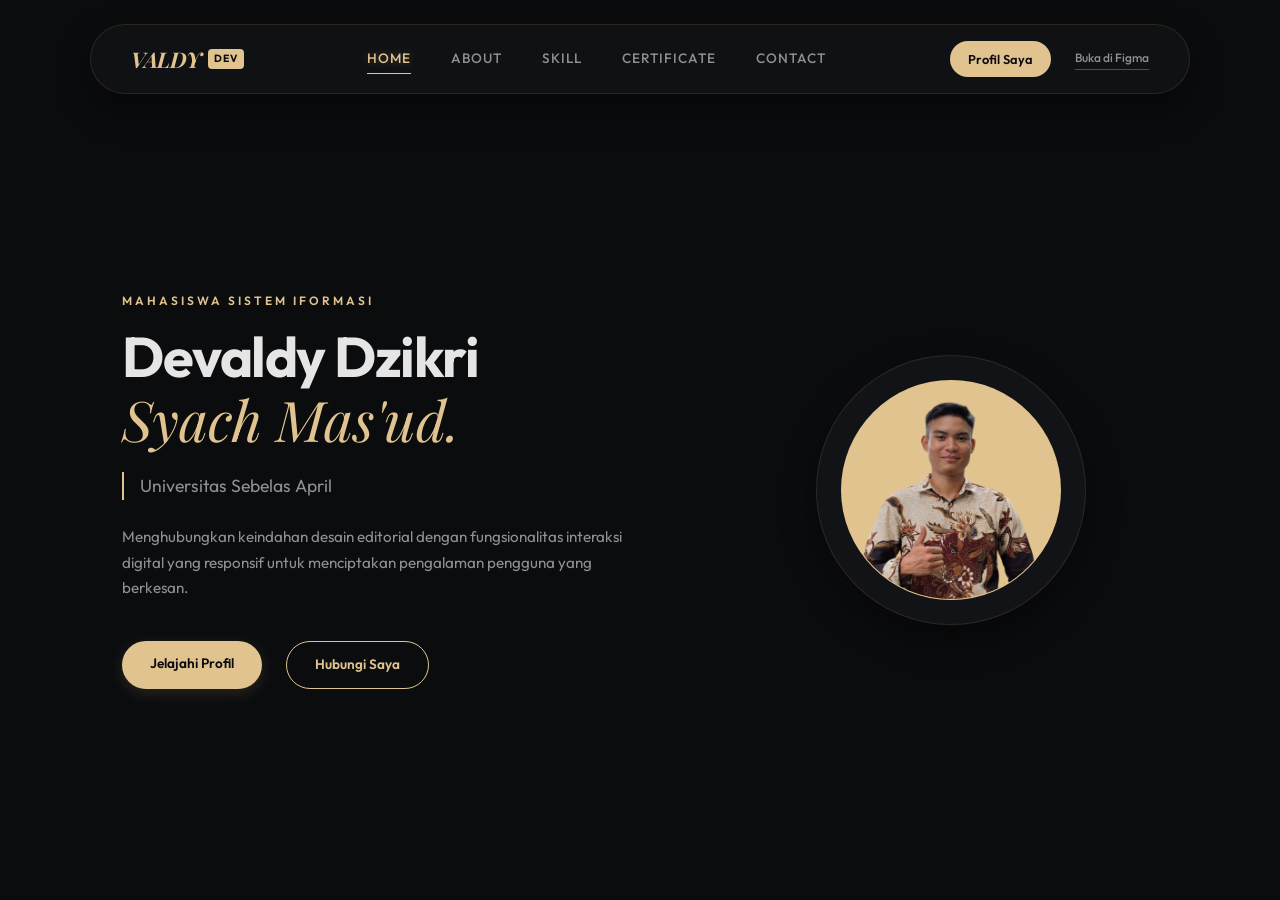
<file: portofolio-devaldy/index.html>
<!doctype html>
<html lang="id">
  <head>
    <meta charset="UTF-8" />
    <meta name="viewport" content="width=device-width, initial-scale=1.0" />
    <title>Devaldy Dzikri Syach M. - Portofolio</title>
    <link rel="stylesheet" href="style.css" />
  </head>
  <body class="website-mode">
    <header class="mock-header">
      <a
        href="index.html"
        class="mock-logo prototype-hotspot"
        id="s1-logo"
        data-target="screen-home"
        >VALDY<span>DEV</span></a
      >
      <button class="mobile-nav-toggle" aria-label="Toggle Menu">
        <span></span>
        <span></span>
        <span></span>
      </button>
      <nav class="mock-nav">
        <a
          href="index.html"
          class="mock-nav-item active prototype-hotspot"
          id="s1-nav-home"
          data-target="screen-home"
          >Home</a
        >
        <a
          href="about.html"
          class="mock-nav-item prototype-hotspot"
          id="s1-nav-about"
          data-target="screen-about"
          >About</a
        >
        <a
          href="skills.html"
          class="mock-nav-item prototype-hotspot"
          id="s1-nav-skills"
          data-target="screen-skills"
          >Skill</a
        >
        <a
          href="projects.html"
          class="mock-nav-item prototype-hotspot"
          id="s1-nav-projects"
          data-target="screen-projects"
          >Certificate</a
        >
        <a
          href="contact.html"
          class="mock-nav-item prototype-hotspot"
          id="s1-nav-contact"
          data-target="screen-contact"
          >Contact</a
        >
      </nav>
      <div class="header-actions-group">
        <a
          href="about.html"
          class="mock-btn-cv prototype-hotspot"
          id="s1-btn-cv"
          data-target="screen-about"
          >Profil Saya</a
        >
        <a
          href="https://www.figma.com/design/hAx9XN1xYvvBesBGv3C1Bm/Untitled?node-id=0-1&t=tGPAZidI8oS6yZl2-1"
          class="mock-btn-figma"
          >Buka di Figma</a
        >
      </div>
    </header>

    <div class="website-container" id="workspace-website">
      <main class="mock-main">
        <div class="hero-section">
          <div class="hero-left">
            <div class="hero-tag">MAHASISWA SISTEM IFORMASI</div>
            <h1 class="hero-title">
              Devaldy Dzikri<br /><span>Syach Mas'ud.</span>
            </h1>
            <p class="hero-subtitle">Universitas Sebelas April</p>
            <p class="hero-desc">
              Menghubungkan keindahan desain editorial dengan fungsionalitas
              interaksi digital yang responsif untuk menciptakan pengalaman
              pengguna yang berkesan.
            </p>
            <div class="hero-actions">
              <a
                href="about.html"
                class="hero-btn-primary prototype-hotspot"
                id="s1-hero-explore"
                data-target="screen-about"
                >Jelajahi Profil</a
              >
              <a
                href="contact.html"
                class="hero-btn-secondary prototype-hotspot"
                id="s1-hero-contact"
                data-target="screen-contact"
                >Hubungi Saya</a
              >
            </div>
          </div>

          <div class="hero-right">
            <div class="avatar-glow">
              <div class="avatar-frame">
                <div class="avatar-placeholder">
                  <img src="assets/valdy2.png" alt="valdy" />
                  <p>EST. 2026</p>
                </div>
              </div>
            </div>
          </div>
        </div>
      </main>
    </div>

    <!-- Toast Notification -->
    <div class="success-toast" id="submit-toast">
      <div class="toast-content">
        <span class="toast-icon">✓</span>
        <div>
          <h4>Pesan Berhasil Dikirim</h4>
          <p>
            Terima kasih. Hubungan simulasi telah dibuat dan Anda kembali ke
            Home.
          </p>
        </div>
      </div>
    </div>

    <script src="script.js"></script>
  </body>
</html>
</file>
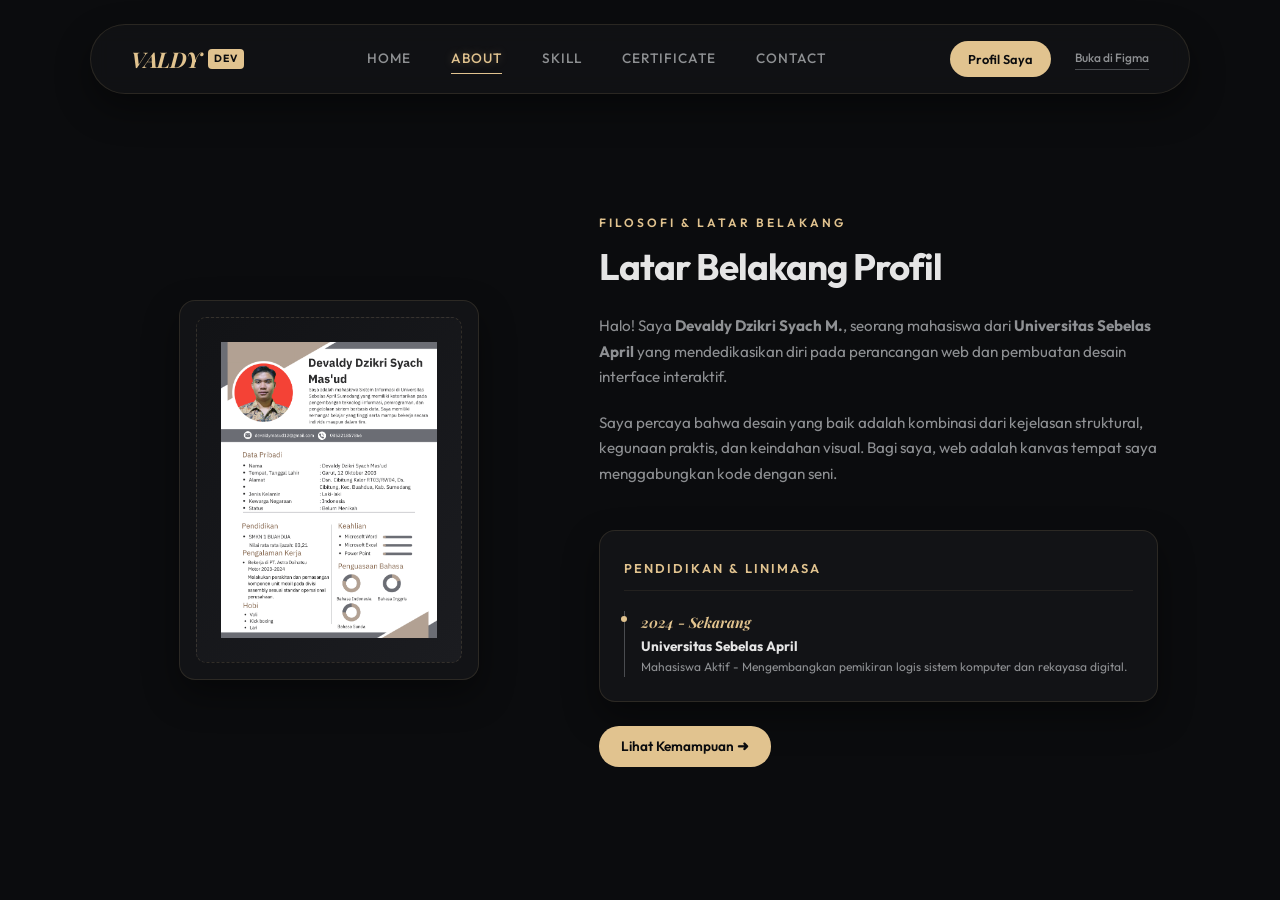
<file: portofolio-devaldy/about.html>
<!doctype html>
<html lang="id">
  <head>
    <meta charset="UTF-8" />
    <meta name="viewport" content="width=device-width, initial-scale=1.0" />
    <title>Devaldy Dzikri Syach M. - About Me</title>
    <link rel="stylesheet" href="style.css" />
  </head>
  <body class="website-mode">
    <header class="mock-header">
      <a
        href="index.html"
        class="mock-logo prototype-hotspot"
        id="s2-logo"
        data-target="screen-home"
        >VALDY<span>DEV</span></a
      >
      <button class="mobile-nav-toggle" aria-label="Toggle Menu">
        <span></span>
        <span></span>
        <span></span>
      </button>
      <nav class="mock-nav">
        <a
          href="index.html"
          class="mock-nav-item prototype-hotspot"
          id="s2-nav-home"
          data-target="screen-home"
          >Home</a
        >
        <a
          href="about.html"
          class="mock-nav-item active prototype-hotspot"
          id="s2-nav-about"
          data-target="screen-about"
          >About</a
        >
        <a
          href="skills.html"
          class="mock-nav-item prototype-hotspot"
          id="s2-nav-skills"
          data-target="screen-skills"
          >Skill</a
        >
        <a
          href="projects.html"
          class="mock-nav-item prototype-hotspot"
          id="s2-nav-projects"
          data-target="screen-projects"
          >Certificate</a
        >
        <a
          href="contact.html"
          class="mock-nav-item prototype-hotspot"
          id="s2-nav-contact"
          data-target="screen-contact"
          >Contact</a
        >
      </nav>
      <div class="header-actions-group">
        <a
          href="about.html"
          class="mock-btn-cv prototype-hotspot"
          id="s2-btn-cv"
          data-target="screen-about"
          >Profil Saya</a
        >
        <a
          href="https://www.figma.com/design/hAx9XN1xYvvBesBGv3C1Bm/Untitled?node-id=0-1&t=tGPAZidI8oS6yZl2-1"
          class="mock-btn-figma"
          >Buka di Figma</a
        >
      </div>
    </header>

    <div class="website-container" id="workspace-website">
      <main class="mock-main">
        <div class="about-section">
          <!-- Portrait Placeholder Left -->
          <div class="about-left">
            <div class="portrait-wrapper">
              <div class="portrait-placeholder">
                <img src="assets/cv.png" alt="city" />
              </div>
            </div>
          </div>

          <!-- Bio Info Right -->
          <div class="about-right">
            <div class="section-badge">FILOSOFI &amp; LATAR BELAKANG</div>
            <h2 class="section-title">Latar Belakang Profil</h2>
            <p class="about-desc">
              Halo! Saya <strong>Devaldy Dzikri Syach M.</strong>, seorang
              mahasiswa dari <strong>Universitas Sebelas April</strong> yang
              mendedikasikan diri pada perancangan web dan pembuatan desain
              interface interaktif.
            </p>
            <p class="about-desc">
              Saya percaya bahwa desain yang baik adalah kombinasi dari
              kejelasan struktural, kegunaan praktis, dan keindahan visual. Bagi
              saya, web adalah kanvas tempat saya menggabungkan kode dengan
              seni.
            </p>

            <div class="robotic-terminal">
              <div class="terminal-header">
                <span class="terminal-title">PENDIDIKAN &amp; LINIMASA</span>
              </div>
              <div class="timeline-list">
                <div class="timeline-item">
                  <div class="timeline-date">2024 - Sekarang</div>
                  <div class="timeline-title-text">
                    Universitas Sebelas April
                  </div>
                  <div class="timeline-desc">
                    Mahasiswa Aktif - Mengembangkan pemikiran logis sistem
                    komputer dan rekayasa digital.
                  </div>
                </div>
              </div>
            </div>

            <div class="about-cta-container">
              <a
                href="skills.html"
                class="about-btn-next prototype-hotspot"
                id="s2-btn-skills"
                data-target="screen-skills"
                >Lihat Kemampuan ➜</a
              >
            </div>
          </div>
        </div>
      </main>
    </div>

    <script src="script.js"></script>
  </body>
</html>
</file>
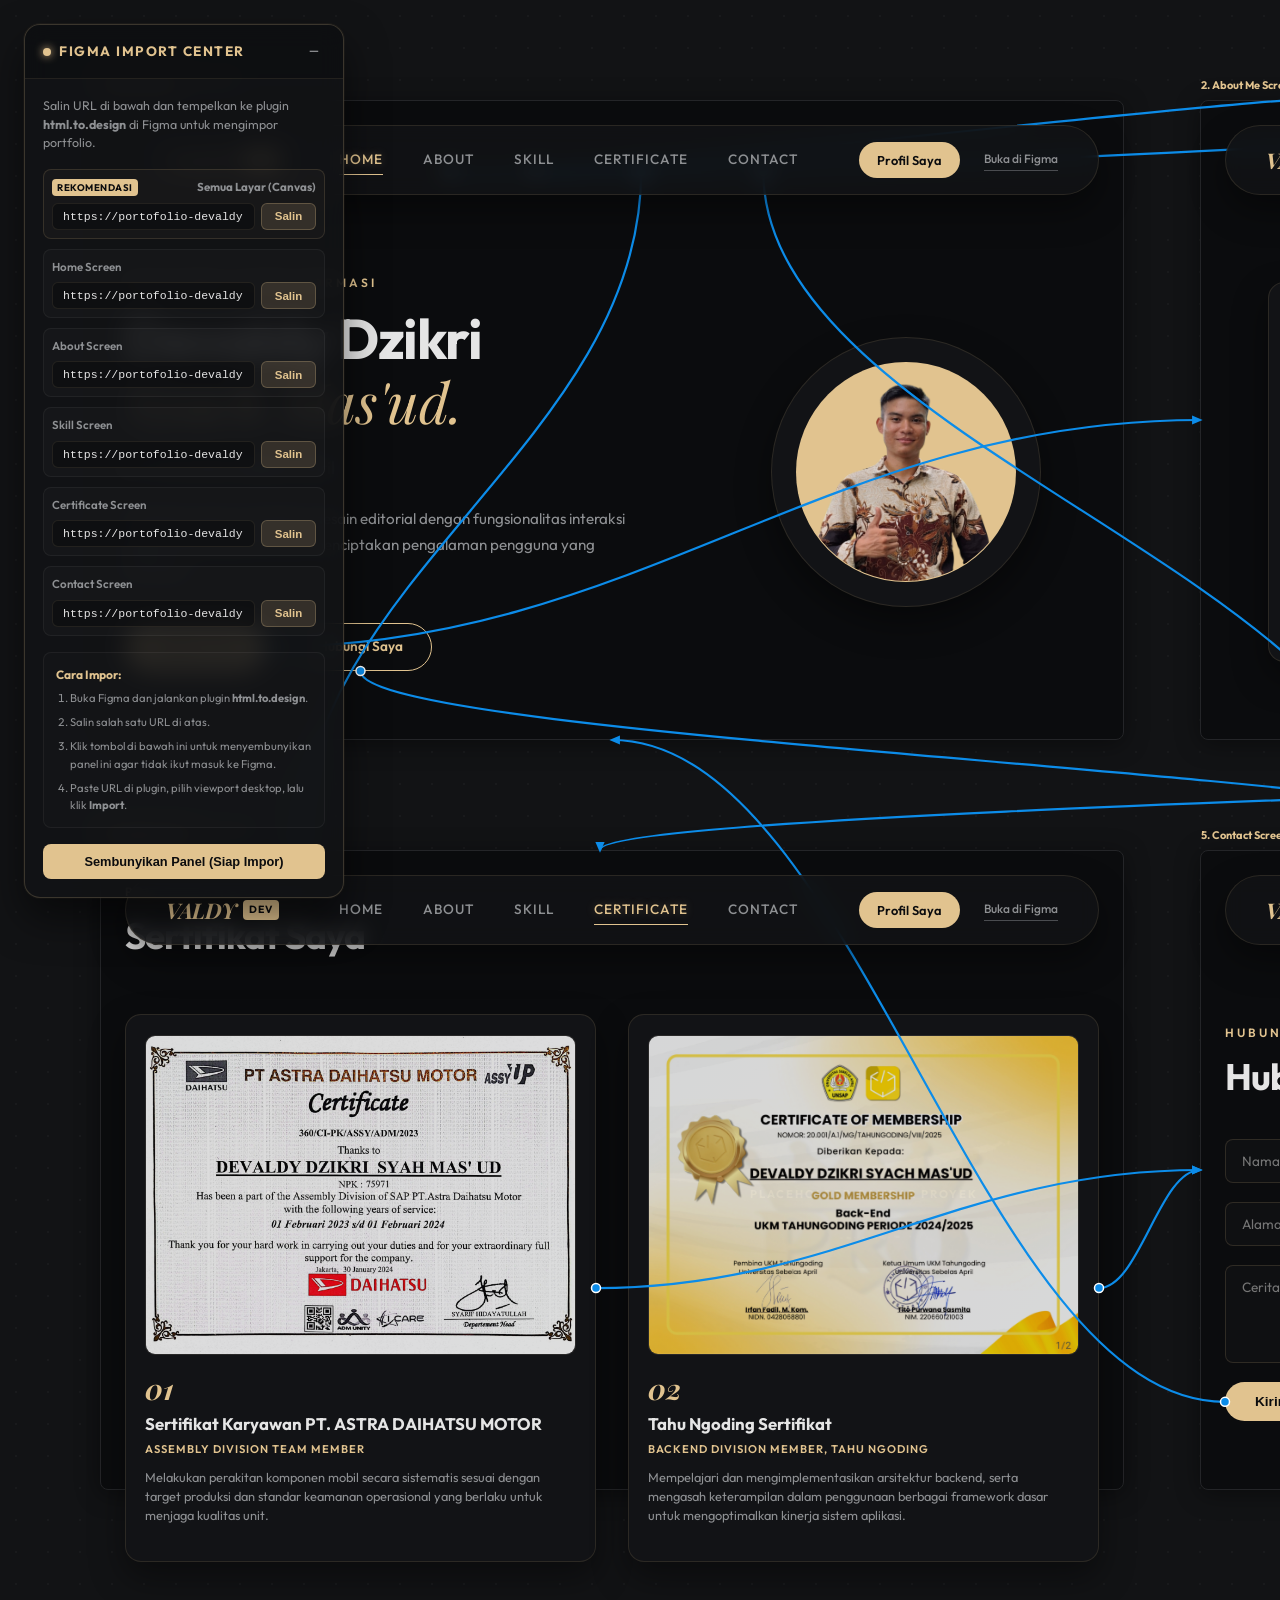
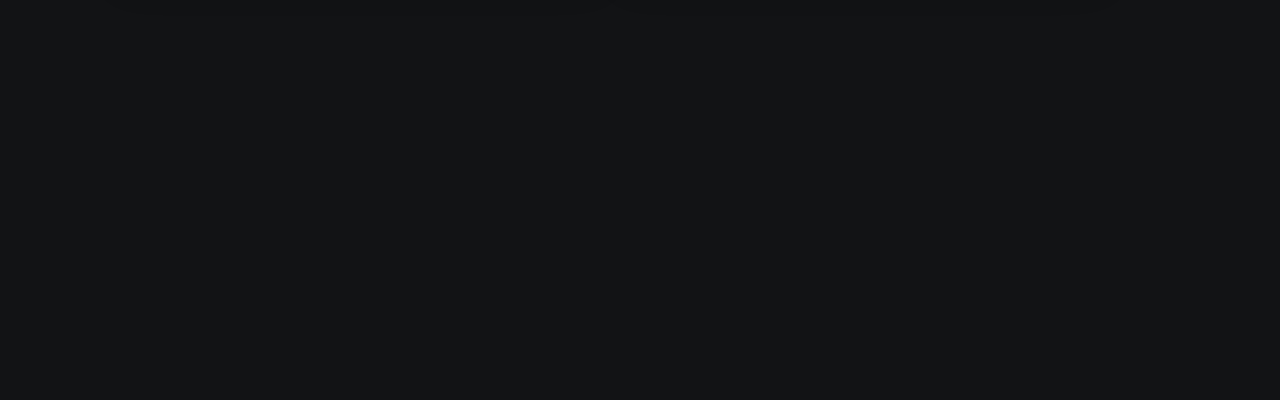
<file: portofolio-devaldy/canvas.html>
<!doctype html>
<html lang="id">
  <head>
    <meta charset="UTF-8" />
    <meta name="viewport" content="width=device-width, initial-scale=1.0" />
    <title>Devaldy Dzikri Syach M. - Figma Canvas Export</title>
    <link rel="stylesheet" href="style.css" />
  </head>
  <body class="export-canvas-mode">
    <div
      id="workspace-canvas"
      style="width: 3500px; height: 1600px; position: relative"
    >
      <!-- SVG PROTOTYPE WIRES OVERLAY -->
      <svg id="prototype-svg">
        <defs>
          <marker
            id="arrow"
            viewBox="0 0 10 10"
            refX="6"
            refY="5"
            markerWidth="6"
            markerHeight="6"
            orient="auto-start-reverse"
          >
            <path id="arrow-path" d="M 0 1.5 L 8 5 L 0 8.5 z" fill="#0c8ce9" />
          </marker>
        </defs>
      </svg>

      <!-- 1. HOME SCREEN FRAME -->
      <div
        class="figma-frame"
        id="screen-home"
        style="
          left: 100px;
          top: 100px;
          position: absolute;
          width: 1024px;
          height: 640px;
        "
      >
        <div class="frame-label">
          <span class="frame-name">1. Home Screen</span
          ><span class="frame-size">1024 x 640</span>
        </div>

        <header class="mock-header">
          <a
            href="#screen-home"
            class="mock-logo prototype-hotspot"
            id="s1-logo"
            >VALDY<span>DEV</span></a
          >
          <nav class="mock-nav">
            <a
              href="#screen-home"
              class="mock-nav-item active prototype-hotspot"
              id="s1-nav-home"
              >Home</a
            >
            <a
              href="#screen-about"
              class="mock-nav-item prototype-hotspot"
              id="s1-nav-about"
              >About</a
            >
            <a
              href="#screen-skills"
              class="mock-nav-item prototype-hotspot"
              id="s1-nav-skills"
              >Skill</a
            >
            <a
              href="#screen-projects"
              class="mock-nav-item prototype-hotspot"
              id="s1-nav-projects"
              >Certificate</a
            >
            <a
              href="#screen-contact"
              class="mock-nav-item prototype-hotspot"
              id="s1-nav-contact"
              >Contact</a
            >
          </nav>
          <div class="header-actions-group">
            <a
              href="#screen-about"
              class="mock-btn-cv prototype-hotspot"
              id="s1-btn-cv"
              >Profil Saya</a
            >
            <a href="canvas.html" class="mock-btn-figma">Buka di Figma</a>
          </div>
        </header>

        <div class="website-container">
          <main class="mock-main">
            <div class="hero-section">
              <div class="hero-left">
                <div class="hero-tag">MAHASISWA SISTEM IFORMASI</div>
                <h1 class="hero-title">
                  Devaldy Dzikri<br /><span>Syach Mas'ud.</span>
                </h1>
                <p class="hero-subtitle">Universitas Sebelas April</p>
                <p class="hero-desc">
                  Menghubungkan keindahan desain editorial dengan fungsionalitas
                  interaksi digital yang responsif untuk menciptakan pengalaman
                  pengguna yang berkesan.
                </p>
                <div class="hero-actions">
                  <a
                    href="#screen-about"
                    class="hero-btn-primary prototype-hotspot"
                    id="s1-hero-explore"
                    >Jelajahi Profil</a
                  >
                  <a
                    href="#screen-contact"
                    class="hero-btn-secondary prototype-hotspot"
                    id="s1-hero-contact"
                    >Hubungi Saya</a
                  >
                </div>
              </div>

              <div class="hero-right">
                <div class="avatar-glow">
                  <div class="avatar-frame">
                    <div class="avatar-placeholder">
                      <img src="assets/valdy2.png" alt="valdy" />
                      <p>EST. 2026</p>
                    </div>
                  </div>
                </div>
              </div>
            </div>
          </main>
        </div>
      </div>

      <!-- 2. ABOUT ME SCREEN FRAME -->
      <div
        class="figma-frame"
        id="screen-about"
        style="
          left: 1200px;
          top: 100px;
          position: absolute;
          width: 1024px;
          height: 640px;
        "
      >
        <div class="frame-label">
          <span class="frame-name">2. About Me Screen</span
          ><span class="frame-size">1024 x 640</span>
        </div>

        <header class="mock-header">
          <a
            href="#screen-home"
            class="mock-logo prototype-hotspot"
            id="s2-logo"
            >VALDY<span>DEV</span></a
          >
          <nav class="mock-nav">
            <a
              href="#screen-home"
              class="mock-nav-item prototype-hotspot"
              id="s2-nav-home"
              >Home</a
            >
            <a
              href="#screen-about"
              class="mock-nav-item active prototype-hotspot"
              id="s2-nav-about"
              >About</a
            >
            <a
              href="#screen-skills"
              class="mock-nav-item prototype-hotspot"
              id="s2-nav-skills"
              >Skill</a
            >
            <a
              href="#screen-projects"
              class="mock-nav-item prototype-hotspot"
              id="s2-nav-projects"
              >Certificate</a
            >
            <a
              href="#screen-contact"
              class="mock-nav-item prototype-hotspot"
              id="s2-nav-contact"
              >Contact</a
            >
          </nav>
          <div class="header-actions-group">
            <a
              href="#screen-about"
              class="mock-btn-cv prototype-hotspot"
              id="s2-btn-cv"
              >Profil Saya</a
            >
            <a href="canvas.html" class="mock-btn-figma">Buka di Figma</a>
          </div>
        </header>

        <div class="website-container">
          <main class="mock-main">
            <div class="about-section">
              <div class="about-left">
                <div class="portrait-wrapper">
                  <div class="portrait-placeholder">
                    <img src="assets/city.jpeg" alt="city" />
                  </div>
                </div>
              </div>

              <div class="about-right">
                <div class="section-badge">FILOSOFI &amp; LATAR BELAKANG</div>
                <h2 class="section-title">Latar Belakang Profil</h2>
                <p class="about-desc">
                  Halo! Saya <strong>Devaldy Dzikri Syach M.</strong>, seorang
                  mahasiswa dari <strong>Universitas Sebelas April</strong> yang
                  mendedikasikan diri pada perancangan web dan pembuatan desain
                  interface interaktif.
                </p>
                <p class="about-desc">
                  Saya percaya bahwa desain yang baik adalah kombinasi dari
                  kejelasan struktural, kegunaan praktis, dan keindahan visual.
                  Bagi saya, web adalah kanvas tempat saya menggabungkan kode
                  dengan seni.
                </p>

                <div class="robotic-terminal">
                  <div class="terminal-header">
                    <span class="terminal-title"
                      >PENDIDIKAN &amp; LINIMASA</span
                    >
                  </div>
                  <div class="timeline-list">
                    <div class="timeline-item">
                      <div class="timeline-date">2024 - Sekarang</div>
                      <div class="timeline-title-text">
                        Universitas Sebelas April
                      </div>
                      <div class="timeline-desc">
                        Mahasiswa Aktif - Mengembangkan pemikiran logis sistem
                        komputer dan rekayasa digital.
                      </div>
                    </div>
                    <div class="timeline-item">
                      <div class="timeline-date">2023 - 2024</div>
                      <div class="timeline-title-text">
                        Studi Mandiri UI/UX &amp; Web Dev
                      </div>
                      <div class="timeline-desc">
                        Mendalami prinsip-prinsip desain modern (layout grid,
                        teori warna, responsive development).
                      </div>
                    </div>
                  </div>
                </div>

                <div class="about-cta-container">
                  <a
                    href="#screen-skills"
                    class="about-btn-next prototype-hotspot"
                    id="s2-btn-skills"
                    >Lihat Kemampuan ➜</a
                  >
                </div>
              </div>
            </div>
          </main>
        </div>
      </div>

      <!-- 3. SKILLS SCREEN FRAME -->
      <div
        class="figma-frame"
        id="screen-skills"
        style="
          left: 2300px;
          top: 100px;
          position: absolute;
          width: 1024px;
          height: 640px;
        "
      >
        <div class="frame-label">
          <span class="frame-name">3. Skill Screen</span
          ><span class="frame-size">1024 x 640</span>
        </div>

        <header class="mock-header">
          <a
            href="#screen-home"
            class="mock-logo prototype-hotspot"
            id="s3-logo"
            >VALDY<span>DEV</span></a
          >
          <nav class="mock-nav">
            <a
              href="#screen-home"
              class="mock-nav-item prototype-hotspot"
              id="s3-nav-home"
              >Home</a
            >
            <a
              href="#screen-about"
              class="mock-nav-item prototype-hotspot"
              id="s3-nav-about"
              >About</a
            >
            <a
              href="#screen-skills"
              class="mock-nav-item active prototype-hotspot"
              id="s3-nav-skills"
              >Skill</a
            >
            <a
              href="#screen-projects"
              class="mock-nav-item prototype-hotspot"
              id="s3-nav-projects"
              >Certificate</a
            >
            <a
              href="#screen-contact"
              class="mock-nav-item prototype-hotspot"
              id="s3-nav-contact"
              >Contact</a
            >
          </nav>
          <div class="header-actions-group">
            <a
              href="#screen-about"
              class="mock-btn-cv prototype-hotspot"
              id="s3-btn-cv"
              >Profil Saya</a
            >
            <a href="canvas.html" class="mock-btn-figma">Buka di Figma</a>
          </div>
        </header>

        <div class="website-container">
          <main class="mock-main">
            <div class="skills-layout">
              <div class="skills-card">
                <h3>Office &amp; Produktivitas</h3>
                <ul class="skill-bullet-list">
                  <li class="skill-bullet-item">
                    <span class="skill-label-text">Microsoft Word</span>
                    <span class="skill-sub-text"
                      >Dokumentasi profesional, laporan, dan penulisan teknis.</span
                    >
                  </li>
                  <li class="skill-bullet-item">
                    <span class="skill-label-text">Microsoft Excel</span>
                    <span class="skill-sub-text"
                      >Pengolahan data, analisis tabel, dan formulasi dasar.</span
                    >
                  </li>
                  <li class="skill-bullet-item">
                    <span class="skill-label-text">Cisco Networking</span>
                    <span class="skill-sub-text"
                      >Konfigurasi jaringan, perangkat keras, dan simulasi
                      topologi.</span
                    >
                  </li>
                </ul>
              </div>

              <div class="skills-card">
                <h3>Teknologi &amp; Data</h3>
                <ul class="skill-bullet-list">
                  <li class="skill-bullet-item">
                    <span class="skill-label-text"
                      >Web Dev (HTML, CSS, JS)</span
                    >
                    <span class="skill-sub-text"
                      >Responsive layouts, clean code, DOM interaction.</span
                    >
                  </li>
                  <li class="skill-bullet-item">
                    <span class="skill-label-text">Database (MySQL)</span>
                    <span class="skill-sub-text"
                      >Struktur relasional, manipulasi data relasional.</span
                    >
                  </li>
                  <li class="skill-bullet-item">
                    <span class="skill-label-text">Command Line &amp; Git</span>
                    <span class="skill-sub-text"
                      >Version control dasar, command console.</span
                    >
                  </li>
                </ul>
              </div>

              <div class="skills-card">
                <h3>Profesional &amp; Sosial</h3>
                <ul class="skill-bullet-list">
                  <li class="skill-bullet-item">
                    <span class="skill-label-text"
                      >Komunikasi &amp; Kolaborasi</span
                    >
                    <span class="skill-sub-text"
                      >Kerja sama tim interdisipliner.</span
                    >
                  </li>
                  <li class="skill-bullet-item">
                    <span class="skill-label-text">Problem Solving</span>
                    <span class="skill-sub-text"
                      >Solusi logis untuk kendala visual/program.</span
                    >
                  </li>
                  <li class="skill-bullet-item">
                    <span class="skill-label-text">Kemampuan Adaptasi</span>
                    <span class="skill-sub-text"
                      >Cepat mempelajari tool &amp; framework baru.</span
                    >
                  </li>
                </ul>
              </div>
            </div>

            <div class="skills-footer">
              <a
                href="#screen-projects"
                class="about-btn-next prototype-hotspot"
                id="s3-btn-projects"
                >Lihat Portofolio Proyek ➜</a
              >
            </div>
          </main>
        </div>
      </div>

      <!-- 4. PROJECTS SCREEN FRAME -->
      <div
        class="figma-frame"
        id="screen-projects"
        style="
          left: 100px;
          top: 850px;
          position: absolute;
          width: 1024px;
          height: 640px;
        "
      >
        <div class="frame-label">
          <span class="frame-name">4. Projects Screen</span
          ><span class="frame-size">1024 x 640</span>
        </div>

        <header class="mock-header">
          <a
            href="#screen-home"
            class="mock-logo prototype-hotspot"
            id="s4-logo"
            >VALDY<span>DEV</span></a
          >
          <nav class="mock-nav">
            <a
              href="#screen-home"
              class="mock-nav-item prototype-hotspot"
              id="s4-nav-home"
              >Home</a
            >
            <a
              href="#screen-about"
              class="mock-nav-item prototype-hotspot"
              id="s4-nav-about"
              >About</a
            >
            <a
              href="#screen-skills"
              class="mock-nav-item prototype-hotspot"
              id="s4-nav-skills"
              >Skill</a
            >
            <a
              href="#screen-projects"
              class="mock-nav-item active prototype-hotspot"
              id="s4-nav-projects"
              >Certificate</a
            >
            <a
              href="#screen-contact"
              class="mock-nav-item prototype-hotspot"
              id="s4-nav-contact"
              >Contact</a
            >
          </nav>
          <div class="header-actions-group">
            <a
              href="#screen-about"
              class="mock-btn-cv prototype-hotspot"
              id="s4-btn-cv"
              >Profil Saya</a
            >
            <a href="canvas.html" class="mock-btn-figma">Buka di Figma</a>
          </div>
        </header>

        <div class="website-container">
          <main class="mock-main">
            <div class="projects-container">
              <div class="projects-intro">
                <div class="section-badge">Pengembangan Diri</div>
                <h2 class="section-title">Sertifikat Saya</h2>
              </div>

              <div class="projects-grid-2x2">
                <!-- Project 1 -->
                <a
                  href="#screen-contact"
                  class="project-card-compact prototype-hotspot"
                  id="s4-proj-1"
                >
                  <div class="project-image-wrapper">
                    <img
                      src="assets/PT. ADM.jpeg"
                      alt="Sertifikat Karyawan PT. Astra Daihatsu Motor"
                    />
                  </div>
                  <div class="proj-number">01</div>
                  <div class="proj-meta">
                    <h4>Sertifikat Karyawan PT. ASTRA DAIHATSU MOTOR</h4>
                    <span class="proj-role-tag">Assembly Division Team Member</span>
                    <p>
                      Melakukan perakitan komponen mobil secara sistematis sesuai
                      dengan target produksi dan standar keamanan operasional yang
                      berlaku untuk menjaga kualitas unit.
                    </p>
                  </div>
                </a>

                <!-- Project 2 -->
                <a
                  href="#screen-contact"
                  class="project-card-compact prototype-hotspot"
                  id="s4-proj-2"
                >
                  <div class="project-image-wrapper">
                    <img src="assets/TAHU NGODING.jpeg" alt="Tahu Ngoding Sertifikasi" />
                  </div>
                  <div class="proj-number">02</div>
                  <div class="proj-meta">
                    <h4>Tahu Ngoding Sertifikat</h4>
                    <span class="proj-role-tag"
                      >Backend Division Member, Tahu Ngoding</span
                    >
                    <p>
                      Mempelajari dan mengimplementasikan arsitektur backend, serta
                      mengasah keterampilan dalam penggunaan berbagai framework
                      dasar untuk mengoptimalkan kinerja sistem aplikasi.
                    </p>
                  </div>
                </a>
              </div>
            </div>
          </main>
        </div>
      </div>

      <!-- 5. CONTACT SCREEN FRAME -->
      <div
        class="figma-frame"
        id="screen-contact"
        style="
          left: 1200px;
          top: 850px;
          position: absolute;
          width: 1024px;
          height: 640px;
        "
      >
        <div class="frame-label">
          <span class="frame-name">5. Contact Screen</span
          ><span class="frame-size">1024 x 640</span>
        </div>

        <header class="mock-header">
          <a
            href="#screen-home"
            class="mock-logo prototype-hotspot"
            id="s5-logo"
            >VALDY<span>DEV</span></a
          >
          <nav class="mock-nav">
            <a
              href="#screen-home"
              class="mock-nav-item prototype-hotspot"
              id="s5-nav-home"
              >Home</a
            >
            <a
              href="#screen-about"
              class="mock-nav-item prototype-hotspot"
              id="s5-nav-about"
              >About</a
            >
            <a
              href="#screen-skills"
              class="mock-nav-item prototype-hotspot"
              id="s5-nav-skills"
              >Skill</a
            >
            <a
              href="#screen-projects"
              class="mock-nav-item prototype-hotspot"
              id="s5-nav-projects"
              >Certificate</a
            >
            <a
              href="#screen-contact"
              class="mock-nav-item active prototype-hotspot"
              id="s5-nav-contact"
              >Contact</a
            >
          </nav>
          <div class="header-actions-group">
            <a
              href="#screen-about"
              class="mock-btn-cv prototype-hotspot"
              id="s5-btn-cv"
              >Profil Saya</a
            >
            <a href="canvas.html" class="mock-btn-figma">Buka di Figma</a>
          </div>
        </header>

        <div class="website-container">
          <main class="mock-main">
            <div class="contact-section-inner">
              <div class="contact-left">
                <div class="section-badge">HUBUNGI SAYA</div>
                <h2 class="section-title">Hubungi Saya</h2>
                <form
                  class="contact-form-sim"
                  onsubmit="
                    event.preventDefault();
                    alert('Pesan Terkirim!');
                    window.location.hash = '#screen-home';
                  "
                >
                  <input
                    type="text"
                    placeholder="Nama Lengkap Anda"
                    class="contact-input"
                    required
                  />
                  <input
                    type="email"
                    placeholder="Alamat Email Anda"
                    class="contact-input"
                    required
                  />
                  <textarea
                    placeholder="Ceritakan ide atau pesan Anda di sini..."
                    class="contact-textarea"
                    rows="4"
                    required
                  ></textarea>
                  <button
                    type="submit"
                    class="contact-btn-submit prototype-hotspot"
                    id="s5-btn-submit"
                  >
                    Kirim &amp; Kembali ke Home
                  </button>
                </form>
              </div>

              <div class="contact-right">
                <h3>Kontak Langsung</h3>
                <p>
                  Butuh tanggapan cepat? Hubungi saya langsung melalui platform
                  di bawah ini:
                </p>
                <div class="direct-links-grid">
                  <a
                    href="mailto:devaldymasud12@gmail.com"
                    target="_blank"
                    class="contact-social-btn email-btn"
                  >
                    <span>Email Saya</span>
                  </a>
                  <a
                    href="https://wa.me/6285321857866?text=Halo%20Devaldy%20saya%20tertarik%20dengan%20portofolio%20Anda"
                    target="_blank"
                    class="contact-social-btn wa-btn"
                  >
                    <span>WhatsApp</span>
                  </a>
                  <a
                    href="https://www.instagram.com/valdzy_"
                    target="_blank"
                    class="contact-social-btn ig-btn"
                  >
                    <span>Instagram</span>
                  </a>
                </div>
              </div>
            </div>
          </main>
        </div>
      </div>
    </div>

    <!-- FIGMA IMPORT PANEL (FLOATING CENTER) -->
    <div id="figma-import-panel" class="figma-control-panel" data-html2design-ignore="true">
      <div class="panel-header">
        <div class="panel-title-group">
          <span class="panel-dot"></span>
          <h3>Figma Import Center</h3>
        </div>
        <button id="btn-minimize-panel" class="panel-minimize-btn" title="Kecilkan Panel">−</button>
      </div>
      
      <div class="panel-body">
        <p class="panel-intro">Salin URL di bawah dan tempelkan ke plugin <strong>html.to.design</strong> di Figma untuk mengimpor portfolio.</p>
        
        <div class="url-list">
          <!-- Full Canvas Option -->
          <div class="url-item highlight">
            <div class="url-label">
              <span class="label-badge">Rekomendasi</span>
              <strong>Semua Layar (Canvas)</strong>
            </div>
            <div class="url-input-group">
              <input type="text" readonly value="https://portofolio-devaldy.vercel.app/canvas.html" id="url-canvas">
              <button class="btn-copy" onclick="copyUrl('url-canvas', this)">Salin</button>
            </div>
          </div>
          
          <!-- Individual Pages -->
          <div class="url-item">
            <div class="url-label">Home Screen</div>
            <div class="url-input-group">
              <input type="text" readonly value="https://portofolio-devaldy.vercel.app/index.html" id="url-home">
              <button class="btn-copy" onclick="copyUrl('url-home', this)">Salin</button>
            </div>
          </div>

          <div class="url-item">
            <div class="url-label">About Screen</div>
            <div class="url-input-group">
              <input type="text" readonly value="https://portofolio-devaldy.vercel.app/about.html" id="url-about">
              <button class="btn-copy" onclick="copyUrl('url-about', this)">Salin</button>
            </div>
          </div>

          <div class="url-item">
            <div class="url-label">Skill Screen</div>
            <div class="url-input-group">
              <input type="text" readonly value="https://portofolio-devaldy.vercel.app/skills.html" id="url-skills">
              <button class="btn-copy" onclick="copyUrl('url-skills', this)">Salin</button>
            </div>
          </div>

          <div class="url-item">
            <div class="url-label">Certificate Screen</div>
            <div class="url-input-group">
              <input type="text" readonly value="https://portofolio-devaldy.vercel.app/projects.html" id="url-projects">
              <button class="btn-copy" onclick="copyUrl('url-projects', this)">Salin</button>
            </div>
          </div>

          <div class="url-item">
            <div class="url-label">Contact Screen</div>
            <div class="url-input-group">
              <input type="text" readonly value="https://portofolio-devaldy.vercel.app/contact.html" id="url-contact">
              <button class="btn-copy" onclick="copyUrl('url-contact', this)">Salin</button>
            </div>
          </div>
        </div>

        <div class="instructions-box">
          <h4>Cara Impor:</h4>
          <ol>
            <li>Buka Figma dan jalankan plugin <strong>html.to.design</strong>.</li>
            <li>Salin salah satu URL di atas.</li>
            <li>Klik tombol di bawah ini untuk menyembunyikan panel ini agar tidak ikut masuk ke Figma.</li>
            <li>Paste URL di plugin, pilih viewport desktop, lalu klik <strong>Import</strong>.</li>
          </ol>
        </div>

        <button id="btn-hide-panel" class="btn-action-hide">Sembunyikan Panel (Siap Impor)</button>
      </div>
    </div>

    <!-- Small restore handle when panel is hidden -->
    <button id="figma-restore-handle" class="restore-handle-btn" style="display: none;" title="Tampilkan Panel Import" data-html2design-ignore="true">
      <span class="restore-icon">⚙</span>
      Tampilkan Panel
    </button>

    <script>
      // ==========================================================================
      // FIGMA IMPORT PANEL LOGIC
      // ==========================================================================
      function copyUrl(inputId, btn) {
        const input = document.getElementById(inputId);
        input.select();
        input.setSelectionRange(0, 99999); // For mobile devices
        
        navigator.clipboard.writeText(input.value).then(() => {
          const originalText = btn.textContent;
          btn.textContent = "Disalin!";
          btn.classList.add("copied");
          setTimeout(() => {
            btn.textContent = originalText;
            btn.classList.remove("copied");
          }, 2000);
        }).catch(err => {
          console.error("Gagal menyalin: ", err);
        });
      }

      document.addEventListener("DOMContentLoaded", () => {
        const panel = document.getElementById("figma-import-panel");
        const restoreHandle = document.getElementById("figma-restore-handle");
        const btnHide = document.getElementById("btn-hide-panel");
        const btnMinimize = document.getElementById("btn-minimize-panel");
        const panelBody = panel.querySelector(".panel-body");

        // Hide Panel
        btnHide.addEventListener("click", () => {
          panel.style.display = "none";
          restoreHandle.style.display = "flex";
        });

        // Restore Panel
        restoreHandle.addEventListener("click", () => {
          panel.style.display = "flex";
          restoreHandle.style.display = "none";
        });

        // Minimize / Toggle Panel Body
        btnMinimize.addEventListener("click", () => {
          if (panelBody.style.display === "none") {
            panelBody.style.display = "block";
            btnMinimize.textContent = "−";
            panel.classList.remove("minimized");
          } else {
            panelBody.style.display = "none";
            btnMinimize.textContent = "+";
            panel.classList.add("minimized");
          }
        });
      });

      // ==========================================================================
      // FIGMA PROTOTYPE WIRES GENERATOR (FOR LUXE TOP-NAV LAYOUT)
      // ==========================================================================
      // ==========================================================================
      function drawWires() {
        const svg = document.getElementById("prototype-svg");
        const canvas = document.getElementById("workspace-canvas");
        const canvasRect = canvas.getBoundingClientRect();

        // Clear existing paths (except defs/markers)
        const existingElements = svg.querySelectorAll(
          "path:not(#arrow-path), circle",
        );
        existingElements.forEach((el) => el.remove());

        const connections = [
          // 1. Home Header Nav items (emerging from BOTTOM edge of horizontal bar)
          {
            from: "s1-nav-about",
            to: "screen-about",
            fromPos: "bottom",
            toPos: "top",
            xOffset: 200,
          },
          {
            from: "s1-nav-skills",
            to: "screen-skills",
            fromPos: "bottom",
            toPos: "top",
            xOffset: 200,
          },
          {
            from: "s1-nav-projects",
            to: "screen-projects",
            fromPos: "bottom",
            toPos: "top",
            xOffset: 200,
          },
          {
            from: "s1-nav-contact",
            to: "screen-contact",
            fromPos: "bottom",
            toPos: "top",
            xOffset: 200,
          },

          // 2. Home Hero CTA buttons
          {
            from: "s1-hero-explore",
            to: "screen-about",
            fromPos: "right",
            toPos: "left",
          },
          {
            from: "s1-hero-contact",
            to: "screen-contact",
            fromPos: "bottom",
            toPos: "top",
            xOffset: 400,
          },

          // 3. About CTA Button
          {
            from: "s2-btn-skills",
            to: "screen-skills",
            fromPos: "right",
            toPos: "left",
          },

          // 4. Skills CTA Button
          {
            from: "s3-btn-projects",
            to: "screen-projects",
            fromPos: "bottom",
            toPos: "top",
            xOffset: 500,
          },

          // 5. Projects Cards
          {
            from: "s4-proj-1",
            to: "screen-contact",
            fromPos: "right",
            toPos: "left",
          },
          {
            from: "s4-proj-2",
            to: "screen-contact",
            fromPos: "right",
            toPos: "left",
          },

          // 6. Contact Submit Button back to Home
          {
            from: "s5-btn-submit",
            to: "screen-home",
            fromPos: "left",
            toPos: "bottom",
          },
        ];

        connections.forEach((conn) => {
          const fromEl = document.getElementById(conn.from);
          const toEl = document.getElementById(conn.to);

          if (!fromEl || !toEl) return;

          const fromRect = fromEl.getBoundingClientRect();
          const toRect = toEl.getBoundingClientRect();

          // Compute relative positions inside the 1x canvas coordinate system
          const startX_rel = fromRect.left - canvasRect.left;
          const startY_rel = fromRect.top - canvasRect.top;
          const endX_rel = toRect.left - canvasRect.left;
          const endY_rel = toRect.top - canvasRect.top;

          let startX, startY;
          if (conn.fromPos === "right") {
            startX = startX_rel + fromRect.width;
            startY = startY_rel + fromRect.height / 2;
          } else if (conn.fromPos === "bottom") {
            startX = startX_rel + fromRect.width / 2;
            startY = startY_rel + fromRect.height;
          } else if (conn.fromPos === "left") {
            startX = startX_rel;
            startY = startY_rel + fromRect.height / 2;
          } else {
            startX = startX_rel + fromRect.width / 2;
            startY = startY_rel;
          }

          let endX, endY;
          if (conn.toPos === "left") {
            endX = endX_rel;
            endY = endY_rel + toRect.height / 2;
          } else if (conn.toPos === "top") {
            // If connection has an xOffset, offset it so that arrows enter the top border neatly
            endX = endX_rel + (conn.xOffset || toRect.width / 2);
            endY = endY_rel;
          } else if (conn.toPos === "bottom") {
            endX = endX_rel + toRect.width / 2;
            endY = endY_rel + toRect.height;
          } else {
            endX = endX_rel + toRect.width / 2;
            endY = endY_rel;
          }

          // Compute Bezier Control Points
          let cp1x = startX;
          let cp1y = startY;
          let cp2x = endX;
          let cp2y = endY;

          const dx = Math.abs(endX - startX);
          const dy = Math.abs(endY - startY);

          if (conn.fromPos === "right" || conn.fromPos === "left") {
            cp1x =
              conn.fromPos === "right" ? startX + dx * 0.4 : startX - dx * 0.4;
            cp2x = conn.toPos === "left" ? endX - dx * 0.4 : endX + dx * 0.4;
          } else if (conn.fromPos === "bottom" || conn.fromPos === "top") {
            cp1y =
              conn.fromPos === "bottom" ? startY + dy * 0.4 : startY - dy * 0.4;
            cp2y = conn.toPos === "top" ? endY - dy * 0.4 : endY + dy * 0.4;
          }

          // SVG Path
          const path = document.createElementNS(
            "http://www.w3.org/2000/svg",
            "path",
          );
          const dStr = `M ${startX} ${startY} C ${cp1x} ${cp1y}, ${cp2x} ${cp2y}, ${endX} ${endY}`;
          path.setAttribute("d", dStr);
          path.setAttribute("class", "wire-curve");
          path.setAttribute("marker-end", "url(#arrow)");

          // Start Anchor Circle
          const circle = document.createElementNS(
            "http://www.w3.org/2000/svg",
            "circle",
          );
          circle.setAttribute("cx", startX);
          circle.setAttribute("cy", startY);
          circle.setAttribute("r", "4.5");
          circle.setAttribute("class", "wire-start-anchor");

          svg.appendChild(path);
          svg.appendChild(circle);
        });
      }

      // Trigger drawing on load and resize
      window.addEventListener("load", drawWires);
      window.addEventListener("resize", drawWires);

      // Fallback draw in case load event already passed
      if (
        document.readyState === "complete" ||
        document.readyState === "interactive"
      ) {
        setTimeout(drawWires, 500);
      }
    </script>
  </body>
</html>
</file>
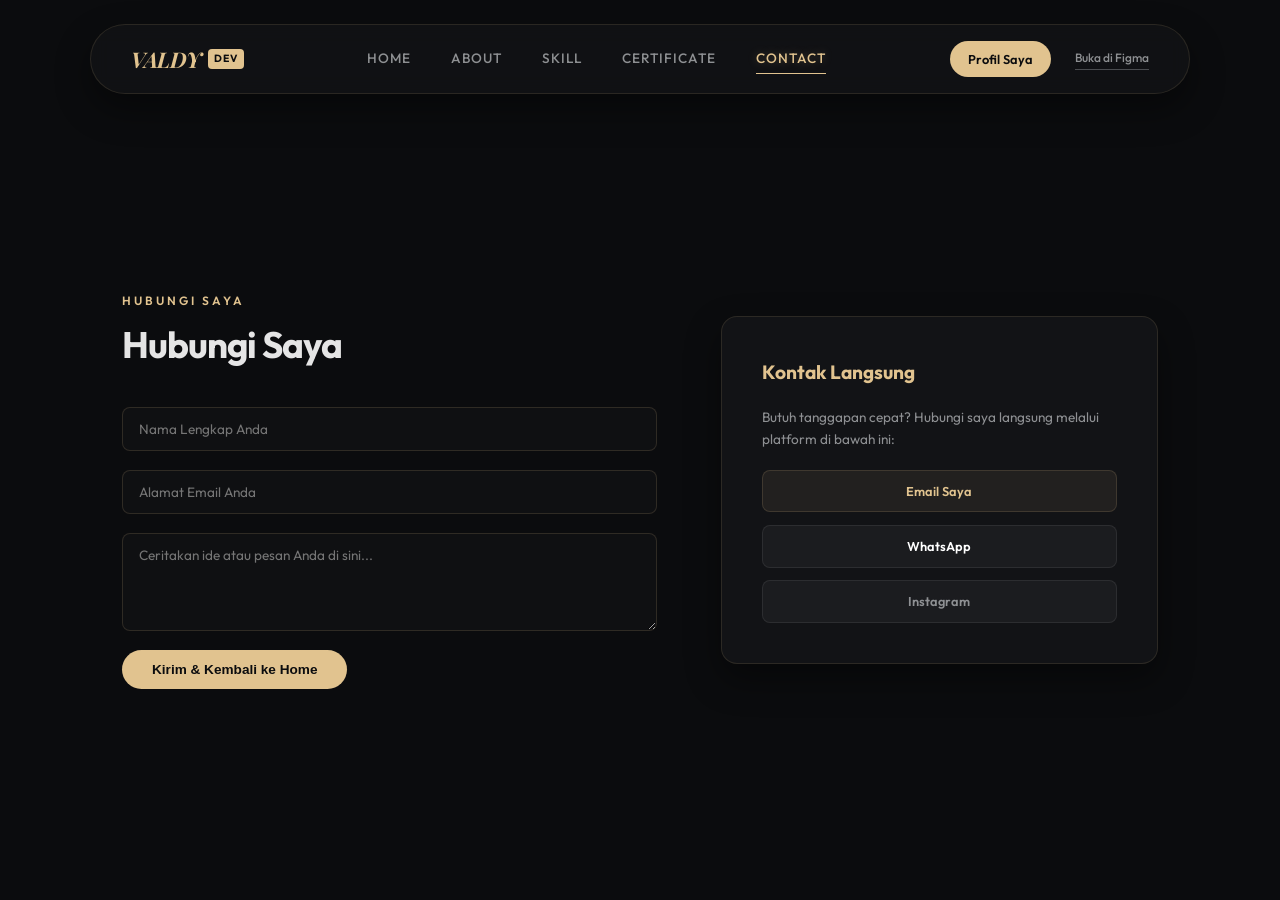
<file: portofolio-devaldy/contact.html>
<!doctype html>
<html lang="id">
  <head>
    <meta charset="UTF-8" />
    <meta name="viewport" content="width=device-width, initial-scale=1.0" />
    <title>Devaldy Dzikri Syach M. - Contact</title>
    <link rel="stylesheet" href="style.css" />
  </head>
  <body class="website-mode">
    <header class="mock-header">
      <a
        href="index.html"
        class="mock-logo prototype-hotspot"
        id="s5-logo"
        data-target="screen-home"
        >VALDY<span>DEV</span></a
      >
      <button class="mobile-nav-toggle" aria-label="Toggle Menu">
        <span></span>
        <span></span>
        <span></span>
      </button>
      <nav class="mock-nav">
        <a
          href="index.html"
          class="mock-nav-item prototype-hotspot"
          id="s5-nav-home"
          data-target="screen-home"
          >Home</a
        >
        <a
          href="about.html"
          class="mock-nav-item prototype-hotspot"
          id="s5-nav-about"
          data-target="screen-about"
          >About</a
        >
        <a
          href="skills.html"
          class="mock-nav-item prototype-hotspot"
          id="s5-nav-skills"
          data-target="screen-skills"
          >Skill</a
        >
        <a
          href="projects.html"
          class="mock-nav-item prototype-hotspot"
          id="s5-nav-projects"
          data-target="screen-projects"
          >Certificate</a
        >
        <a
          href="contact.html"
          class="mock-nav-item active prototype-hotspot"
          id="s5-nav-contact"
          data-target="screen-contact"
          >Contact</a
        >
      </nav>
      <div class="header-actions-group">
        <a
          href="about.html"
          class="mock-btn-cv prototype-hotspot"
          id="s5-btn-cv"
          data-target="screen-about"
          >Profil Saya</a
        >
        <a
          href="https://www.figma.com/design/hAx9XN1xYvvBesBGv3C1Bm/Untitled?node-id=0-1&t=tGPAZidI8oS6yZl2-1"
          class="mock-btn-figma"
          >Buka di Figma</a
        >
      </div>
    </header>

    <div class="website-container" id="workspace-website">
      <main class="mock-main">
        <div class="contact-section-inner">
          <!-- Form Left -->
          <div class="contact-left">
            <div class="section-badge">HUBUNGI SAYA</div>
            <h2 class="section-title">Hubungi Saya</h2>
            <form
              class="contact-form-sim"
              onsubmit="
                event.preventDefault();
                triggerSubmitSim();
              "
            >
              <input
                type="text"
                placeholder="Nama Lengkap Anda"
                class="contact-input"
                required
              />
              <input
                type="email"
                placeholder="Alamat Email Anda"
                class="contact-input"
                required
              />
              <textarea
                placeholder="Ceritakan ide atau pesan Anda di sini..."
                class="contact-textarea"
                rows="4"
                required
              ></textarea>
              <button
                type="submit"
                class="contact-btn-submit prototype-hotspot"
                id="s5-btn-submit"
                data-target="screen-home"
              >
                Kirim &amp; Kembali ke Home
              </button>
            </form>
          </div>

          <!-- Direct Links Right -->
          <div class="contact-right">
            <h3>Kontak Langsung</h3>
            <p>
              Butuh tanggapan cepat? Hubungi saya langsung melalui platform di
              bawah ini:
            </p>
            <div class="direct-links-grid">
              <a
                href="mailto:devaldymasud12@gmail.com"
                target="_blank"
                class="contact-social-btn email-btn"
              >
                <span>Email Saya</span>
              </a>
              <a
                href="https://wa.me/6285321857866?text=Halo%20Devaldy%20saya%20tertarik%20dengan%20portofolio%20Anda"
                target="_blank"
                class="contact-social-btn wa-btn"
              >
                <span>WhatsApp</span>
              </a>
              <a
                href="https://www.instagram.com/valdzy_"
                target="_blank"
                class="contact-social-btn ig-btn"
              >
                <span>Instagram</span>
              </a>
            </div>
          </div>
        </div>
      </main>
    </div>

    <script src="script.js"></script>
  </body>
</html>
</file>
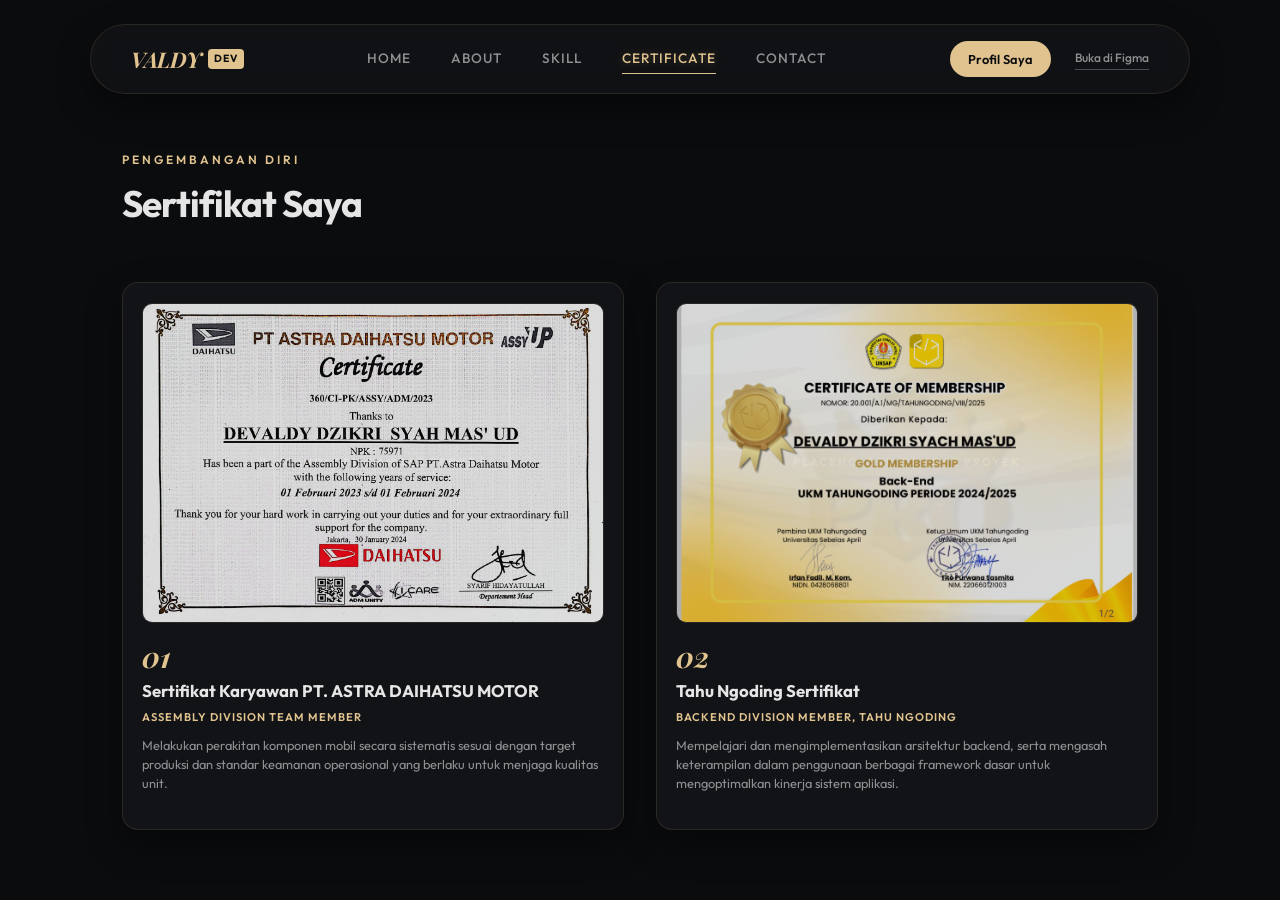
<file: portofolio-devaldy/projects.html>
<!doctype html>
<html lang="id">
  <head>
    <meta charset="UTF-8" />
    <meta name="viewport" content="width=device-width, initial-scale=1.0" />
    <title>Devaldy Dzikri Syach M. - Projects</title>
    <link rel="stylesheet" href="style.css" />
  </head>
  <body class="website-mode">
    <header class="mock-header">
      <a
        href="index.html"
        class="mock-logo prototype-hotspot"
        id="s4-logo"
        data-target="screen-home"
        >VALDY<span>DEV</span></a
      >
      <button class="mobile-nav-toggle" aria-label="Toggle Menu">
        <span></span>
        <span></span>
        <span></span>
      </button>
      <nav class="mock-nav">
        <a
          href="index.html"
          class="mock-nav-item prototype-hotspot"
          id="s4-nav-home"
          data-target="screen-home"
          >Home</a
        >
        <a
          href="about.html"
          class="mock-nav-item prototype-hotspot"
          id="s4-nav-about"
          data-target="screen-about"
          >About</a
        >
        <a
          href="skills.html"
          class="mock-nav-item prototype-hotspot"
          id="s4-nav-skills"
          data-target="screen-skills"
          >Skill</a
        >
        <a
          href="projects.html"
          class="mock-nav-item active prototype-hotspot"
          id="s4-nav-projects"
          data-target="screen-projects"
          >Certificate</a
        >
        <a
          href="contact.html"
          class="mock-nav-item prototype-hotspot"
          id="s4-nav-contact"
          data-target="screen-contact"
          >Contact</a
        >
      </nav>
      <div class="header-actions-group">
        <a
          href="about.html"
          class="mock-btn-cv prototype-hotspot"
          id="s4-btn-cv"
          data-target="screen-about"
          >Profil Saya</a
        >
        <a
          href="https://www.figma.com/design/hAx9XN1xYvvBesBGv3C1Bm/Untitled?node-id=0-1&t=tGPAZidI8oS6yZl2-1"
          class="mock-btn-figma"
          >Buka di Figma</a
        >
      </div>
    </header>

    <div class="website-container" id="workspace-website">
      <main class="mock-main">
        <div class="projects-container">
          <div class="projects-intro">
            <div class="section-badge">Pengembangan Diri</div>
            <h2 class="section-title">Sertifikat Saya</h2>
          </div>

          <div class="projects-grid-2x2">
            <!-- Project 1 -->
            <a
              href="#"
              class="project-card-compact prototype-hotspot"
              id="s4-proj-1"
              data-target="screen-contact"
            >
              <div class="project-image-wrapper">
                <img
                  src="assets/PT. ADM.jpeg"
                  alt="Sertifikat Karyawan PT. Astra Daihatsu Motor"
                />
              </div>
              <div class="proj-number">01</div>
              <div class="proj-meta">
                <h4>Sertifikat Karyawan PT. ASTRA DAIHATSU MOTOR</h4>
                <span class="proj-role-tag">Assembly Division Team Member</span>
                <p>
                  Melakukan perakitan komponen mobil secara sistematis sesuai
                  dengan target produksi dan standar keamanan operasional yang
                  berlaku untuk menjaga kualitas unit.
                </p>
              </div>
            </a>

            <!-- Project 2 -->
            <a
              href="#"
              class="project-card-compact prototype-hotspot"
              id="s4-proj-2"
              data-target="screen-contact"
            >
              <div class="project-image-wrapper">
                <img
                  src="assets/TAHU NGODING.jpeg"
                  alt="Tahu Ngoding Sertifikasi"
                />
              </div>
              <div class="proj-number">02</div>
              <div class="proj-meta">
                <h4>Tahu Ngoding Sertifikat</h4>
                <span class="proj-role-tag"
                  >Backend Division Member, Tahu Ngoding</span
                >
                <p>
                  Mempelajari dan mengimplementasikan arsitektur backend, serta
                  mengasah keterampilan dalam penggunaan berbagai framework
                  dasar untuk mengoptimalkan kinerja sistem aplikasi.
                </p>
              </div>
            </a>
          </div>
        </div>
      </main>
    </div>

    <script src="script.js"></script>
  </body>
</html>
</file>
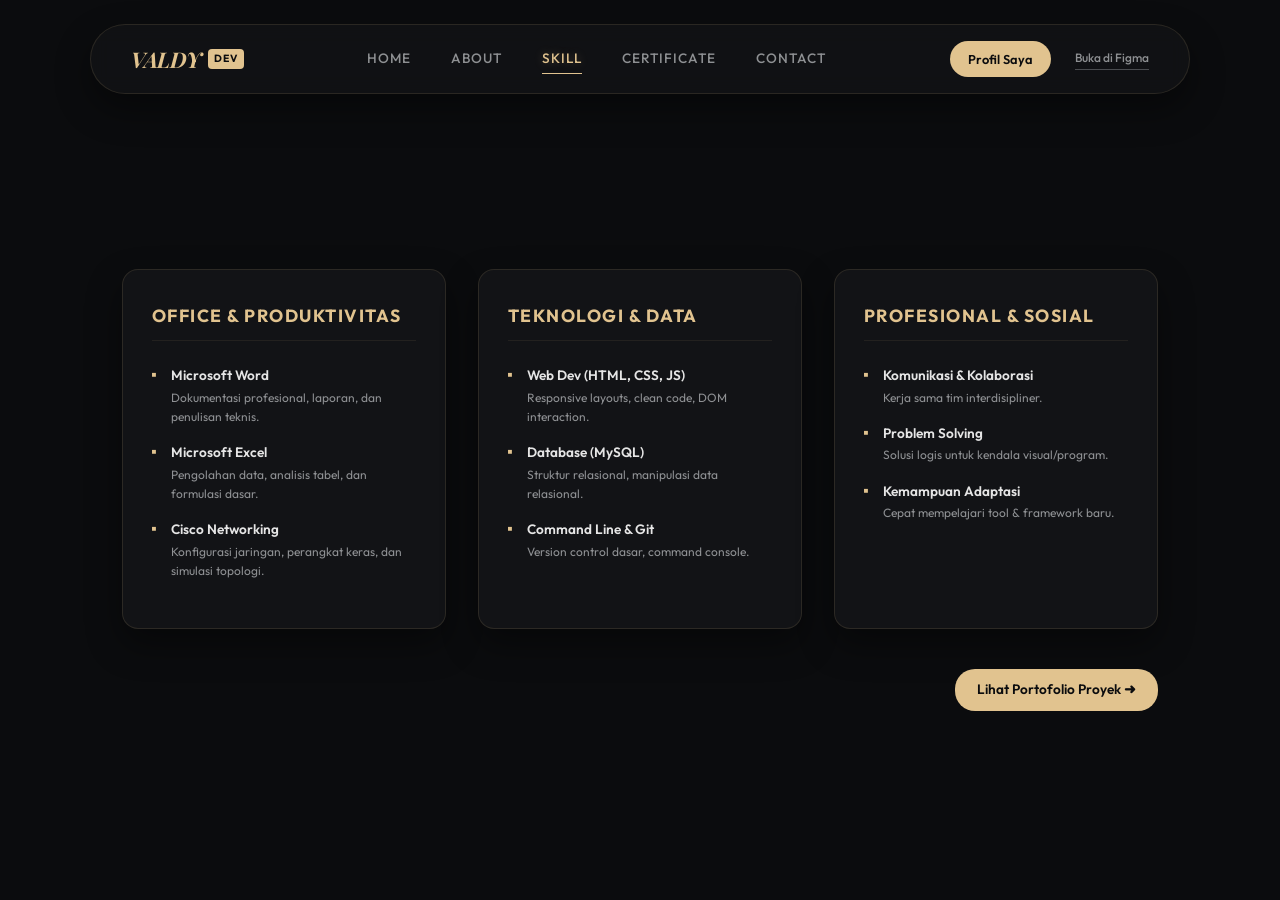
<file: portofolio-devaldy/skills.html>
<!doctype html>
<html lang="id">
  <head>
    <meta charset="UTF-8" />
    <meta name="viewport" content="width=device-width, initial-scale=1.0" />
    <title>Devaldy Dzikri Syach M. - Skills</title>
    <link rel="stylesheet" href="style.css" />
  </head>
  <body class="website-mode">
    <header class="mock-header">
      <a
        href="index.html"
        class="mock-logo prototype-hotspot"
        id="s3-logo"
        data-target="screen-home"
        >VALDY<span>DEV</span></a
      >
      <button class="mobile-nav-toggle" aria-label="Toggle Menu">
        <span></span>
        <span></span>
        <span></span>
      </button>
      <nav class="mock-nav">
        <a
          href="index.html"
          class="mock-nav-item prototype-hotspot"
          id="s3-nav-home"
          data-target="screen-home"
          >Home</a
        >
        <a
          href="about.html"
          class="mock-nav-item prototype-hotspot"
          id="s3-nav-about"
          data-target="screen-about"
          >About</a
        >
        <a
          href="skills.html"
          class="mock-nav-item active prototype-hotspot"
          id="s3-nav-skills"
          data-target="screen-skills"
          >Skill</a
        >
        <a
          href="projects.html"
          class="mock-nav-item prototype-hotspot"
          id="s3-nav-projects"
          data-target="screen-projects"
          >Certificate</a
        >
        <a
          href="contact.html"
          class="mock-nav-item prototype-hotspot"
          id="s3-nav-contact"
          data-target="screen-contact"
          >Contact</a
        >
      </nav>
      <div class="header-actions-group">
        <a
          href="about.html"
          class="mock-btn-cv prototype-hotspot"
          id="s3-btn-cv"
          data-target="screen-about"
          >Profil Saya</a
        >
        <a
          href="https://www.figma.com/design/hAx9XN1xYvvBesBGv3C1Bm/Untitled?node-id=0-1&t=tGPAZidI8oS6yZl2-1"
          class="mock-btn-figma"
          >Buka di Figma</a
        >
      </div>
    </header>

    <div class="website-container" id="workspace-website">
      <main class="mock-main">
        <div class="skills-layout">
          <!-- Col 1: Design -->
          <div class="skills-card">
            <h3>Office &amp; Produktivitas</h3>
            <ul class="skill-bullet-list">
              <li class="skill-bullet-item">
                <span class="skill-label-text">Microsoft Word</span>
                <span class="skill-sub-text"
                  >Dokumentasi profesional, laporan, dan penulisan teknis.</span
                >
              </li>
              <li class="skill-bullet-item">
                <span class="skill-label-text">Microsoft Excel</span>
                <span class="skill-sub-text"
                  >Pengolahan data, analisis tabel, dan formulasi dasar.</span
                >
              </li>
              <li class="skill-bullet-item">
                <span class="skill-label-text">Cisco Networking</span>
                <span class="skill-sub-text"
                  >Konfigurasi jaringan, perangkat keras, dan simulasi
                  topologi.</span
                >
              </li>
            </ul>
          </div>

          <!-- Col 2: Dev -->
          <div class="skills-card">
            <h3>Teknologi &amp; Data</h3>
            <ul class="skill-bullet-list">
              <li class="skill-bullet-item">
                <span class="skill-label-text">Web Dev (HTML, CSS, JS)</span>
                <span class="skill-sub-text"
                  >Responsive layouts, clean code, DOM interaction.</span
                >
              </li>
              <li class="skill-bullet-item">
                <span class="skill-label-text">Database (MySQL)</span>
                <span class="skill-sub-text"
                  >Struktur relasional, manipulasi data relasional.</span
                >
              </li>
              <li class="skill-bullet-item">
                <span class="skill-label-text">Command Line &amp; Git</span>
                <span class="skill-sub-text"
                  >Version control dasar, command console.</span
                >
              </li>
            </ul>
          </div>

          <!-- Col 3: Professional -->
          <div class="skills-card">
            <h3>Profesional &amp; Sosial</h3>
            <ul class="skill-bullet-list">
              <li class="skill-bullet-item">
                <span class="skill-label-text"
                  >Komunikasi &amp; Kolaborasi</span
                >
                <span class="skill-sub-text"
                  >Kerja sama tim interdisipliner.</span
                >
              </li>
              <li class="skill-bullet-item">
                <span class="skill-label-text">Problem Solving</span>
                <span class="skill-sub-text"
                  >Solusi logis untuk kendala visual/program.</span
                >
              </li>
              <li class="skill-bullet-item">
                <span class="skill-label-text">Kemampuan Adaptasi</span>
                <span class="skill-sub-text"
                  >Cepat mempelajari tool &amp; framework baru.</span
                >
              </li>
            </ul>
          </div>
        </div>

        <div class="skills-footer">
          <a
            href="projects.html"
            class="about-btn-next prototype-hotspot"
            id="s3-btn-projects"
            data-target="screen-projects"
            >Lihat Portofolio Proyek ➜</a
          >
        </div>
      </main>
    </div>

    <script src="script.js"></script>
  </body>
</html>
</file>
<file: portofolio-devaldy/style.css>
/* ==========================================================================
   RESET & SYSTEM VARIABLE DEFINITIONS
   ========================================================================== */
@import url("https://fonts.googleapis.com/css2?family=Playfair+Display:ital,wght@0,400;0,700;1,400&family=Outfit:wght@300;400;500;600;700&family=Syne:wght@700;800&display=swap");

:root {
  /* Luxury Dark Palette */
  --bg-dark: #0b0c0e; /* Deep Velvet Charcoal */
  --bg-panel: #121316; /* Dark Slate Slate */
  --text-primary: #e5e5e5; /* Premium Platinum Silver */
  --text-secondary: #8e9093; /* Soft Muted Gray */
  --text-muted: #4a4c50; /* Dark Boundary Gray */

  /* Metallic Accent */
  --accent-gold: #e1c38f; /* Champagne Gold */
  --accent-gold-muted: rgba(225, 195, 143, 0.15);

  /* Typography */
  --font-family: "Outfit", sans-serif;
  --font-serif: "Playfair Display", serif;
  --font-heading: "Syne", sans-serif;

  /* Glassmorphism & Shadow Tokens */
  --glass-bg: rgba(18, 19, 22, 0.85);
  --glass-border: rgba(225, 195, 143, 0.12);
  --glass-shadow: 0 15px 35px rgba(0, 0, 0, 0.4);

  /* Figma Canvas Styles */
  --figma-bg: #121315; /* Luxury Dark Workspace */
  --figma-border: #242528;
  --wire-color: #0c8ce9; /* Figma Blue */
  --wire-hover-color: #ff2d55;
}

* {
  box-sizing: border-box;
  margin: 0;
  padding: 0;
}

body {
  font-family: var(--font-family);
  background: var(--bg-dark);
  color: var(--text-primary);
  line-height: 1.6;
  overflow-x: hidden;
}

a {
  color: inherit;
  text-decoration: none;
}

/* Custom Minimalist Scrollbar */
::-webkit-scrollbar {
  width: 6px;
}
::-webkit-scrollbar-track {
  background: var(--bg-dark);
}
::-webkit-scrollbar-thumb {
  background: #202226;
  border-radius: 3px;
}
::-webkit-scrollbar-thumb:hover {
  background: var(--accent-gold);
}

/* ==========================================================================
   WEBSITE VIEW - WRAPPERS & CONTAINER
   ========================================================================== */
.website-mode {
  min-height: 100vh;
  display: flex;
  flex-direction: column;
}

.website-container {
  width: 100%;
  max-width: 1100px;
  margin: 0 auto;
  padding: 8rem 2rem 3rem 2rem; /* Clear top header space */
  flex-grow: 1;
  display: flex;
  flex-direction: column;
  justify-content: center;
}

/* ==========================================================================
   TOP-FLOATING LUXURY GLASS BAR NAVIGATION
   ========================================================================== */
.mock-header {
  position: fixed;
  top: 1.5rem;
  left: 50%;
  transform: translateX(-50%);
  width: calc(100% - 3rem);
  max-width: 1100px;
  height: 70px;
  background: var(--glass-bg);
  border: 1px solid var(--glass-border);
  border-radius: 35px;
  padding: 0 2.5rem;
  display: flex;
  justify-content: space-between;
  align-items: center;
  z-index: 100;
  backdrop-filter: blur(10px);
  box-shadow: var(--glass-shadow);
}

.mock-logo {
  font-family: var(--font-serif);
  font-weight: 700;
  font-size: 1.35rem;
  color: var(--accent-gold);
  letter-spacing: -0.5px;
  font-style: italic;
  display: flex;
  align-items: center;
  gap: 4px;
}

.mock-logo span {
  font-family: var(--font-family);
  font-size: 0.65rem;
  background: var(--accent-gold);
  color: #0b0c0e;
  padding: 2px 6px;
  border-radius: 4px;
  font-weight: 700;
  letter-spacing: 1px;
  font-style: normal;
  margin-left: 2px;
}

.mock-nav {
  display: flex;
  gap: 2.5rem;
}

.mock-nav-item {
  font-size: 0.85rem;
  font-weight: 500;
  color: var(--text-secondary);
  transition: all 0.3s ease;
  position: relative;
  text-transform: uppercase;
  letter-spacing: 1px;
}

.mock-nav-item:hover,
.mock-nav-item.active {
  color: var(--accent-gold);
  text-shadow: 0 0 10px rgba(225, 195, 143, 0.3);
}

.mock-nav-item.active::after {
  content: "";
  position: absolute;
  bottom: -4px;
  left: 0;
  width: 100%;
  height: 1px;
  background: var(--accent-gold);
}

.header-actions-group {
  display: flex;
  align-items: center;
  gap: 1.5rem;
}

.mock-btn-cv {
  font-family: var(--font-family);
  font-weight: 600;
  font-size: 0.8rem;
  padding: 8px 18px;
  border-radius: 20px;
  background: var(--accent-gold);
  color: #0b0c0e;
  border: none;
  cursor: pointer;
  transition: all 0.3s ease;
}

.mock-btn-cv:hover {
  background: #ffffff;
  transform: translateY(-1px);
}

.mock-btn-figma {
  font-size: 0.75rem;
  font-weight: 500;
  color: var(--text-secondary);
  border-bottom: 1px solid var(--text-muted);
  transition: all 0.3s;
  padding-bottom: 1px;
}

.mock-btn-figma:hover {
  color: var(--accent-gold);
  border-bottom-color: var(--accent-gold);
}

.mock-main {
  flex-grow: 1;
  display: flex;
  flex-direction: column;
  justify-content: center;
}

/* ==========================================================================
   PAGE 1: HOME SCREEN (LUXURY TYPOGRAPHY & MEDIA PLACEHOLDER)
   ========================================================================== */
.hero-section {
  display: grid;
  grid-template-columns: 1.15fr 0.85fr;
  gap: 4rem;
  align-items: center;
}

.hero-left {
  display: flex;
  flex-direction: column;
}

.hero-tag {
  font-family: var(--font-family);
  font-size: 0.75rem;
  font-weight: 600;
  color: var(--accent-gold);
  letter-spacing: 3px;
  margin-bottom: 1rem;
  text-transform: uppercase;
}

.hero-title {
  font-family: var(--font-family);
  font-size: 3.5rem;
  line-height: 1.1;
  font-weight: 700;
  color: var(--text-primary);
  margin-bottom: 1.2rem;
  letter-spacing: -1.5px;
}

.hero-title span {
  font-family: var(--font-serif);
  font-weight: 400;
  font-style: italic;
  color: var(--accent-gold);
  letter-spacing: 0px;
}

.hero-subtitle {
  font-size: 1.1rem;
  font-weight: 400;
  color: var(--text-secondary);
  margin-bottom: 1.5rem;
  border-left: 2px solid var(--accent-gold);
  padding-left: 1rem;
}

.hero-desc {
  font-size: 0.95rem;
  color: var(--text-secondary);
  margin-bottom: 2.5rem;
  max-width: 500px;
  line-height: 1.7;
}

.hero-actions {
  display: flex;
  gap: 1.5rem;
}

.hero-btn-primary {
  padding: 12px 28px;
  border-radius: 30px;
  font-weight: 600;
  font-size: 0.85rem;
  background: var(--accent-gold);
  color: #0b0c0e;
  transition: all 0.3s ease;
  box-shadow: 0 4px 15px rgba(225, 195, 143, 0.15);
}

.hero-btn-primary:hover {
  transform: translateY(-2px);
  background: #ffffff;
}

.hero-btn-secondary {
  padding: 12px 28px;
  border-radius: 30px;
  font-weight: 600;
  font-size: 0.85rem;
  background: transparent;
  color: var(--accent-gold);
  border: 1px solid var(--accent-gold);
  transition: all 0.3s ease;
}

.hero-btn-secondary:hover {
  background: rgba(225, 195, 143, 0.05);
}

/* Luxury portrait placeholder */
.hero-right {
  display: flex;
  justify-content: center;
}

.avatar-glow {
  position: relative;
}

.avatar-frame {
  width: 270px;
  height: 270px;
  border-radius: 50%;
  background: var(--bg-panel);
  border: 1px solid var(--glass-border);
  padding: 1.5rem;
  display: flex;
  align-items: center;
  justify-content: center;
  box-shadow: var(--glass-shadow);
}

.avatar-placeholder {
  width: 100%;
  height: 100%;
  border-radius: 50%;
  background: var(--accent-gold);
  border: 1px dashed rgba(225, 195, 143, 0.15);
  display: flex;
  flex-direction: column;
  align-items: center;
  justify-content: center;
  position: relative;
  overflow: hidden;
  color: var(--text-secondary);
}

.avatar-placeholder img {
  width: 100%;
  height: 100%;
  object-fit: cover;
  position: absolute;
  top: 0;
  left: 0;
}

.avatar-initials {
  font-family: var(--font-serif);
  font-size: 4rem;
  font-weight: 400;
  font-style: italic;
  color: var(--accent-gold);
}

.avatar-placeholder p {
  font-size: 0.6rem;
  font-weight: 600;
  letter-spacing: 2px;
  margin-top: 6px;
  color: var(--text-muted);
}

/* ==========================================================================
   PAGE 2: ABOUT ME SCREEN (LUXURY SPLIT SCREEN)
   ========================================================================== */
.about-section {
  display: grid;
  grid-template-columns: 0.85fr 1.15fr;
  gap: 4rem;
  align-items: center;
}

.about-left {
  display: flex;
  justify-content: center;
}

.portrait-wrapper {
  width: 100%;
  max-width: 300px;
  height: 380px;
  border-radius: 16px;
  background: var(--bg-panel);
  border: 1px solid var(--glass-border);
  padding: 1rem;
  box-shadow: var(--glass-shadow);
}

.portrait-placeholder {
  width: 100%;
  height: 100%;
  border-radius: 10px;
  background: linear-gradient(135deg, #121316 0%, #1b1c20 100%);
  border: 1px dashed rgba(225, 195, 143, 0.15);
  display: flex;
  flex-direction: column;
  align-items: center;
  justify-content: center;
  color: var(--text-muted);
  text-align: center;
  padding: 1.5rem;
}

.portrait-placeholder span {
  font-family: var(--font-serif);
  font-size: 3rem;
  font-style: italic;
  color: var(--accent-gold);
  margin-bottom: 0.5rem;
}

.portrait-placeholder p {
  font-size: 0.7rem;
  letter-spacing: 1.5px;
  font-weight: 600;
}

.about-right {
  display: flex;
  flex-direction: column;
}

.section-badge {
  font-size: 0.75rem;
  font-weight: 600;
  color: var(--accent-gold);
  letter-spacing: 3px;
  text-transform: uppercase;
  margin-bottom: 0.8rem;
}

.section-title {
  font-family: var(--font-family);
  font-size: 2.3rem;
  font-weight: 700;
  line-height: 1.2;
  color: var(--text-primary);
  margin-bottom: 1.5rem;
  letter-spacing: -1px;
}

.about-desc {
  font-size: 0.95rem;
  color: var(--text-secondary);
  margin-bottom: 1.2rem;
  line-height: 1.7;
}

.about-cta-container {
  margin-top: 1.5rem;
}

.about-btn-next {
  display: inline-flex;
  align-items: center;
  gap: 8px;
  padding: 10px 22px;
  background: var(--accent-gold);
  color: #0b0c0e;
  border-radius: 20px;
  font-weight: 600;
  font-size: 0.85rem;
  transition: all 0.3s;
}

.about-btn-next:hover {
  transform: translateX(4px);
  background: #ffffff;
}

/* Chronological Timeline Box */
.robotic-terminal {
  background: var(--bg-panel);
  border: 1px solid var(--glass-border);
  border-radius: 16px;
  padding: 1.5rem;
  box-shadow: var(--glass-shadow);
  margin-top: 1.5rem;
}

.terminal-header {
  border-bottom: 1px solid rgba(225, 195, 143, 0.08);
  padding-bottom: 0.6rem;
  margin-bottom: 1.2rem;
}

.terminal-title {
  font-size: 0.8rem;
  text-transform: uppercase;
  letter-spacing: 2px;
  color: var(--accent-gold);
  font-weight: 600;
}

.timeline-list {
  display: flex;
  flex-direction: column;
  gap: 1.2rem;
}

.timeline-item {
  display: flex;
  flex-direction: column;
  border-left: 1.5px solid var(--text-muted);
  padding-left: 1rem;
  position: relative;
}

.timeline-item::after {
  content: "";
  position: absolute;
  left: -4px;
  top: 5px;
  width: 6px;
  height: 6px;
  border-radius: 50%;
  background: var(--accent-gold);
}

.timeline-date {
  font-family: var(--font-serif);
  font-size: 0.9rem;
  font-style: italic;
  color: var(--accent-gold);
  font-weight: 700;
  margin-bottom: 2px;
}

.timeline-title-text {
  font-size: 0.85rem;
  font-weight: 700;
  color: var(--text-primary);
}

.timeline-desc {
  font-size: 0.75rem;
  color: var(--text-secondary);
}

.portrait-placeholder {
  overflow: hidden;
  position: relative;
}

.portrait-placeholder img {
  width: 100%;
  height: 100%;
  object-fit: cover;
  object-position: center;
  display: block;
}

/* ==========================================================================
   PAGE 3: SKILLS SCREEN (LUXURY THREE COLUMN LIST)
   ========================================================================== */
.skills-layout {
  display: grid;
  grid-template-columns: 1fr 1fr 1fr;
  gap: 2rem;
  margin-bottom: 2.5rem;
}

.skills-card {
  background: var(--bg-panel);
  border: 1px solid var(--glass-border);
  border-radius: 16px;
  padding: 2rem 1.8rem;
  box-shadow: var(--glass-shadow);
}

.skills-card h3 {
  font-family: var(--font-family);
  font-size: 1.1rem;
  font-weight: 700;
  margin-bottom: 1.5rem;
  color: var(--accent-gold);
  text-transform: uppercase;
  letter-spacing: 1.5px;
  border-bottom: 1px solid rgba(225, 195, 143, 0.08);
  padding-bottom: 0.6rem;
}

.skill-bullet-list {
  list-style: none;
}

.skill-bullet-item {
  position: relative;
  padding-left: 1.2rem;
  margin-bottom: 1rem;
  font-size: 0.85rem;
}

.skill-bullet-item::before {
  content: "■";
  position: absolute;
  left: 0;
  color: var(--accent-gold);
  font-size: 0.5rem;
  top: 3px;
}

.skill-label-text {
  font-weight: 600;
  color: var(--text-primary);
  display: block;
}

.skill-sub-text {
  font-size: 0.75rem;
  color: var(--text-secondary);
  display: block;
  margin-top: 1px;
}

.skills-footer {
  display: flex;
  justify-content: flex-end;
}

/* ==========================================================================
   PAGE 4: PROJECTS SCREEN (IMAGE CONTAINER GRID)
   ========================================================================== */
.projects-container {
  display: flex;
  flex-direction: column;
}

.projects-intro {
  margin-bottom: 2rem;
}

.projects-grid-2x2 {
  display: grid;
  grid-template-columns: 1fr 1fr;
  gap: 2rem;
}

.project-card-compact {
  background: var(--bg-panel);
  border: 1px solid var(--glass-border);
  border-radius: 16px;
  overflow: hidden;
  display: flex;
  flex-direction: column;
  transition: all 0.3s ease;
  box-shadow: var(--glass-shadow);
  padding: 1.2rem;
}

.project-card-compact:hover {
  transform: translateY(-4px);
  border-color: var(--accent-gold);
  box-shadow: 0 12px 30px rgba(0, 0, 0, 0.6);
}

/* Premium Image Placeholder Wrapper */
.project-image-wrapper {
  position: relative;
  width: 100%;
  height: 320px;
  border-radius: 10px;
  overflow: hidden;
  background: #191b1f;
  border: 1px solid rgba(225, 195, 143, 0.08);
  margin-bottom: 1.2rem;
}

.project-image-wrapper img {
  width: 100%;
  height: 100%;
  object-fit: cover;
  opacity: 0.85;
  transition: transform 0.5s ease;
  z-index: 2;
  position: relative;
}

.project-card-compact:hover .project-image-wrapper img {
  transform: scale(1.04);
}

/* Backing layout when image is not present */
.project-image-wrapper::before {
  content: "PLACEHOLDER GAMBAR PROYEK";
  position: absolute;
  top: 0;
  left: 0;
  right: 0;
  bottom: 0;
  display: flex;
  align-items: center;
  justify-content: center;
  font-size: 0.7rem;
  font-weight: 700;
  letter-spacing: 2px;
  color: rgba(225, 195, 143, 0.3);
  background: linear-gradient(135deg, #121316 0%, #1b1c20 100%);
  z-index: 1;
  text-align: center;
  padding: 1rem;
}

.proj-number {
  font-family: var(--font-serif);
  font-size: 1.8rem;
  font-weight: 700;
  font-style: italic;
  color: var(--accent-gold);
  line-height: 1;
  margin-bottom: 0.5rem;
}

.proj-meta h4 {
  font-family: var(--font-family);
  font-size: 1.05rem;
  font-weight: 700;
  color: var(--text-primary);
  margin-bottom: 0.2rem;
}

.proj-role-tag {
  font-size: 0.7rem;
  font-weight: 600;
  color: var(--accent-gold);
  text-transform: uppercase;
  letter-spacing: 1px;
  margin-bottom: 0.6rem;
  display: block;
}

.proj-meta p {
  font-size: 0.8rem;
  color: var(--text-secondary);
  line-height: 1.5;
  margin-bottom: 1rem;
}

.click-details {
  font-size: 0.75rem;
  font-weight: 700;
  color: var(--accent-gold);
  display: inline-flex;
  align-items: center;
  gap: 4px;
}

/* ==========================================================================
   PAGE 5: CONTACT SCREEN (LUXE DARK INQUIRY BOX)
   ========================================================================== */
.contact-section-inner {
  display: grid;
  grid-template-columns: 1.1fr 0.9fr;
  gap: 4rem;
  align-items: center;
}

.contact-left {
  display: flex;
  flex-direction: column;
}

.contact-form-sim {
  display: flex;
  flex-direction: column;
  gap: 1.2rem;
  margin-top: 1rem;
}

.contact-input,
.contact-textarea {
  background: rgba(255, 255, 255, 0.02);
  border: 1px solid rgba(225, 195, 143, 0.15);
  border-radius: 8px;
  padding: 12px 16px;
  color: white;
  font-family: var(--font-family);
  font-size: 0.85rem;
  transition: all 0.3s;
}

.contact-input:focus,
.contact-textarea:focus {
  outline: none;
  border-color: var(--accent-gold);
  box-shadow: 0 0 10px rgba(225, 195, 143, 0.1);
  background: rgba(255, 255, 255, 0.04);
}

.contact-btn-submit {
  align-self: flex-start;
  padding: 12px 30px;
  border-radius: 30px;
  font-weight: 600;
  font-size: 0.85rem;
  background: var(--accent-gold);
  color: #0b0c0e;
  cursor: pointer;
  transition: all 0.3s;
  border: none;
}

.contact-btn-submit:hover {
  background: #ffffff;
  transform: translateY(-1px);
}

.contact-right {
  background: var(--bg-panel);
  border: 1px solid var(--glass-border);
  border-radius: 16px;
  padding: 2.5rem;
  box-shadow: var(--glass-shadow);
  display: flex;
  flex-direction: column;
  gap: 1.2rem;
}

.contact-right h3 {
  font-family: var(--font-family);
  font-size: 1.2rem;
  font-weight: 700;
  color: var(--accent-gold);
}

.contact-right p {
  font-size: 0.85rem;
  color: var(--text-secondary);
  line-height: 1.6;
}

.direct-links-grid {
  display: flex;
  flex-direction: column;
  gap: 0.8rem;
}

.contact-social-btn {
  display: flex;
  align-items: center;
  justify-content: center;
  padding: 10px;
  border-radius: 8px;
  font-weight: 600;
  font-size: 0.8rem;
  transition: all 0.3s;
}

.contact-social-btn.email-btn {
  background: rgba(225, 195, 143, 0.08);
  border: 1px solid rgba(225, 195, 143, 0.15);
  color: var(--accent-gold);
}
.contact-social-btn.email-btn:hover {
  background: rgba(225, 195, 143, 0.15);
  transform: translateY(-2px);
}

.contact-social-btn.wa-btn {
  background: rgba(255, 255, 255, 0.04);
  border: 1px solid rgba(255, 255, 255, 0.08);
  color: #ffffff;
}
.contact-social-btn.wa-btn:hover {
  background: rgba(255, 255, 255, 0.08);
  transform: translateY(-2px);
}

.contact-social-btn.ig-btn {
  background: rgba(255, 255, 255, 0.04);
  border: 1px solid rgba(255, 255, 255, 0.08);
  color: var(--text-secondary);
}
.contact-social-btn.ig-btn:hover {
  background: rgba(255, 255, 255, 0.08);
  transform: translateY(-2px);
}

/* ==========================================================================
   SUCCESS TOAST NOTIFICATION
   ========================================================================== */
.success-toast {
  position: fixed;
  bottom: -100px;
  left: 50%;
  transform: translateX(-50%);
  background: var(--bg-panel);
  border: 1px solid var(--accent-gold);
  border-radius: 12px;
  padding: 1rem 1.8rem;
  box-shadow: 0 15px 35px rgba(0, 0, 0, 0.5);
  z-index: 1000;
  transition: all 0.4s cubic-bezier(0.175, 0.885, 0.32, 1.275);
  opacity: 0;
  pointer-events: none;
}

.success-toast.show {
  bottom: 30px;
  opacity: 1;
  pointer-events: auto;
}

.toast-content {
  display: flex;
  align-items: center;
  gap: 12px;
}

.toast-icon {
  font-size: 1.5rem;
  color: var(--accent-gold);
}

.toast-content h4 {
  font-size: 0.9rem;
  font-weight: 700;
  color: var(--accent-gold);
  margin-bottom: 2px;
}

.toast-content p {
  font-size: 0.75rem;
  color: var(--text-secondary);
}

/* ==========================================================================
   FIGMA EXPORT CANVAS SYSTEM SPECIFIC STYLING (LUXURY DARK CANVS)
   ========================================================================== */
.export-canvas-mode {
  background: var(--figma-bg) !important;
  width: 3800px;
  height: 2000px;
  overflow: auto;
  position: relative;
  margin: 0;
  padding: 0;
}

/* Figma grid pattern */
.export-canvas-mode #workspace-canvas {
  background-color: var(--figma-bg);
  background-image: radial-gradient(
    rgba(255, 255, 255, 0.03) 1.5px,
    transparent 1.5px
  );
  background-size: 32px 32px;
  position: relative;
}

.export-canvas-mode .figma-frame {
  border: 1px solid var(--figma-border);
  box-shadow: 0px 4px 25px rgba(0, 0, 0, 0.4);
  border-radius: 8px;
  background: var(--bg-dark);
}

.export-canvas-mode .frame-label {
  position: absolute;
  top: -24px;
  left: 0;
  font-family:
    "Outfit",
    system-ui,
    -apple-system,
    sans-serif;
  font-size: 11px;
  color: var(--text-secondary);
  display: flex;
  gap: 6px;
  user-select: none;
}

.export-canvas-mode .frame-name {
  font-weight: 700;
  color: var(--accent-gold);
}

.export-canvas-mode .frame-size {
  color: var(--text-muted);
}

/* Hover indication on frame */
.export-canvas-mode .figma-frame:hover {
  border-color: var(--wire-color);
}

/* Override fixed sidebar navigation inside the absolute figma frames to fit frame bounds */
.figma-frame .mock-header {
  position: absolute;
  top: 1.5rem;
  left: 50%;
  transform: translateX(-50%);
  width: calc(100% - 3rem);
}

.figma-frame .website-container {
  padding: 8rem 1.5rem 1.5rem 1.5rem !important;
  height: 100%;
}

.figma-frame .mock-main {
  height: 100%;
  justify-content: center;
  padding: 0;
}

/* Prototype SVG Layer */
#prototype-svg {
  position: absolute;
  top: 0;
  left: 0;
  width: 100%;
  height: 100%;
  pointer-events: none;
  z-index: 99;
}

/* Connection curves styling */
.wire-curve {
  fill: none;
  stroke: var(--wire-color);
  stroke-width: 2.2;
  transition:
    stroke 0.2s,
    stroke-width 0.2s;
  pointer-events: stroke;
}

.wire-curve:hover {
  stroke: var(--wire-hover-color);
  stroke-width: 3;
  filter: drop-shadow(0 0 5px var(--wire-hover-color));
}

.wire-start-anchor {
  fill: var(--wire-color);
  stroke: #ffffff;
  stroke-width: 1.5;
  transition: fill 0.2s;
}

.wire-curve:hover + .wire-start-anchor {
  fill: var(--wire-hover-color);
}

/* Mobile Navigation Button */
.mobile-nav-toggle {
  display: none;
  flex-direction: column;
  justify-content: space-between;
  width: 24px;
  height: 16px;
  background: transparent;
  border: none;
  cursor: pointer;
  z-index: 101;
  padding: 0;
}

.mobile-nav-toggle span {
  display: block;
  width: 100%;
  height: 2px;
  background-color: var(--accent-gold);
  border-radius: 2px;
  transition: all 0.3s cubic-bezier(0.16, 1, 0.3, 1);
}

/* Hamburger animations */
.mock-header.mobile-active .mobile-nav-toggle span:nth-child(1) {
  transform: translateY(7px) rotate(45deg);
}

.mock-header.mobile-active .mobile-nav-toggle span:nth-child(2) {
  opacity: 0;
}

.mock-header.mobile-active .mobile-nav-toggle span:nth-child(3) {
  transform: translateY(-7px) rotate(-45deg);
}

/* Keyframes for dropdown animation */
@keyframes mobileMenuFadeIn {
  from {
    opacity: 0;
    transform: translateY(-10px);
  }
  to {
    opacity: 1;
    transform: translateY(0);
  }
}

/* Responsive adjustments for standard layout */
@media (max-width: 900px) {
  .website-mode .hero-section,
  .website-mode .about-section,
  .website-mode .contact-section-inner {
    grid-template-columns: 1fr;
    gap: 2.5rem;
  }

  .website-mode .projects-grid-2x2 {
    grid-template-columns: 1fr;
    gap: 1.5rem;
  }

  .website-mode .skills-layout {
    grid-template-columns: 1fr;
    gap: 1.5rem;
  }

  .website-mode .hero-right {
    order: -1;
  }

  .website-mode .website-container {
    padding: 7rem 1.5rem 3rem 1.5rem !important;
  }
}

@media (max-width: 768px) {
  /* Header adjustments on mobile */
  .website-mode .mock-header {
    width: calc(100% - 2rem);
    height: 65px;
    padding: 0 1.5rem;
    top: 1rem;
    border-radius: 32px;
  }

  .website-mode .mock-logo {
    font-size: 1.15rem;
  }

  .website-mode .mobile-nav-toggle {
    display: flex;
  }

  /* Hide standard nav elements */
  .website-mode .mock-header .mock-nav {
    display: none;
  }

  .website-mode .mock-header .header-actions-group {
    display: none;
  }

  /* Display vertical dropdown menu when active */
  .website-mode .mock-header.mobile-active .mock-nav {
    display: flex;
    flex-direction: column;
    position: absolute;
    top: calc(100% + 10px);
    left: 0;
    right: 0;
    background: var(--glass-bg);
    border: 1px solid var(--glass-border);
    border-radius: 24px;
    padding: 2rem 1.5rem;
    gap: 1.5rem;
    align-items: center;
    backdrop-filter: blur(15px);
    box-shadow: var(--glass-shadow);
    animation: mobileMenuFadeIn 0.3s cubic-bezier(0.16, 1, 0.3, 1) forwards;
    z-index: 99;
  }

  .website-mode .mock-header.mobile-active .mock-nav-item {
    font-size: 0.95rem;
    width: 100%;
    text-align: center;
    padding: 0.5rem 0;
  }

  .website-mode .mock-header.mobile-active .header-actions-group {
    display: flex;
    flex-direction: column;
    align-items: center;
    gap: 1rem;
    width: 100%;
    margin-top: 0.5rem;
    border-top: 1px solid rgba(225, 195, 143, 0.08);
    padding-top: 1.5rem;
  }

  .website-mode .mock-header.mobile-active .mock-btn-cv {
    width: 80%;
    text-align: center;
    padding: 10px 0;
  }

  /* Hero Section Responsiveness */
  .website-mode .hero-title {
    font-size: 2.3rem;
    line-height: 1.15;
    letter-spacing: -1px;
    text-align: center;
  }

  .website-mode .hero-tag {
    text-align: center;
    letter-spacing: 2px;
    margin-bottom: 0.8rem;
  }

  .website-mode .hero-subtitle {
    text-align: center;
    border-left: none;
    padding-left: 0;
    margin-bottom: 1.2rem;
    font-size: 1rem;
  }

  .website-mode .hero-desc {
    text-align: center;
    margin: 0 auto 2rem auto;
    font-size: 0.88rem;
  }

  .website-mode .hero-actions {
    flex-direction: column;
    gap: 0.8rem;
    width: 100%;
    align-items: center;
  }

  .website-mode .hero-btn-primary,
  .website-mode .hero-btn-secondary {
    width: 80%;
    text-align: center;
    padding: 12px 0;
  }

  .website-mode .avatar-frame {
    width: 220px;
    height: 220px;
    padding: 1rem;
  }

  .website-mode .avatar-initials {
    font-size: 3rem;
  }

  /* About Section Responsiveness */
  .website-mode .section-title {
    font-size: 1.8rem;
    letter-spacing: -0.5px;
    text-align: center;
  }

  .website-mode .section-badge {
    text-align: center;
  }

  .website-mode .about-desc {
    text-align: center;
    font-size: 0.9rem;
  }

  .website-mode .portrait-wrapper {
    max-width: 260px;
    height: 330px;
  }

  .website-mode .portrait-placeholder span {
    font-size: 2.5rem;
  }

  .website-mode .about-cta-container {
    display: flex;
    justify-content: center;
  }

  /* Skills Section Responsiveness */
  .website-mode .skills-card {
    padding: 1.5rem 1.2rem;
  }

  .website-mode .skills-footer {
    justify-content: center;
  }

  .website-mode .about-btn-next {
    width: 100%;
    justify-content: center;
  }

  /* Projects Section Responsiveness */
  .website-mode .projects-intro {
    text-align: center;
  }

  .website-mode .project-card-compact {
    padding: 1rem;
  }

  .website-mode .project-image-wrapper {
    height: 150px;
  }

  /* Contact Section Responsiveness */
  .website-mode .contact-btn-submit {
    width: 100%;
    text-align: center;
    padding: 12px 0;
  }

  .website-mode .contact-right {
    padding: 1.8rem;
  }

  .website-mode .contact-input,
  .website-mode .contact-textarea {
    width: 100%;
  }
}

@media (max-width: 480px) {
  .website-mode .website-container {
    padding: 6.5rem 1rem 2rem 1rem !important;
  }

  .website-mode .hero-title {
    font-size: 2rem;
  }

  .website-mode .hero-btn-primary,
  .website-mode .hero-btn-secondary {
    width: 100%;
  }

  .website-mode .mock-header.mobile-active .mock-btn-cv {
    width: 100%;
  }

  .website-mode .section-title {
    font-size: 1.6rem;
  }
}

/* ==========================================================================
   FIGMA IMPORT PANEL (FLOATING CONTROL CENTER) STYLING
   ========================================================================== */
.figma-control-panel {
  position: fixed;
  top: 24px;
  left: 24px;
  width: 320px;
  background: rgba(18, 19, 22, 0.9);
  border: 1px solid rgba(225, 195, 143, 0.2);
  border-radius: 16px;
  box-shadow: 0 20px 40px rgba(0, 0, 0, 0.5), 0 0 0 1px rgba(225, 195, 143, 0.05);
  z-index: 9999;
  font-family: var(--font-family);
  color: var(--text-primary);
  backdrop-filter: blur(12px);
  -webkit-backdrop-filter: blur(12px);
  transition: all 0.3s cubic-bezier(0.16, 1, 0.3, 1);
  overflow: hidden;
}

.figma-control-panel.minimized {
  width: 240px;
}

.panel-header {
  display: flex;
  justify-content: space-between;
  align-items: center;
  padding: 14px 18px;
  border-bottom: 1px solid rgba(225, 195, 143, 0.1);
  background: rgba(11, 12, 14, 0.5);
}

.panel-title-group {
  display: flex;
  align-items: center;
  gap: 8px;
}

.panel-dot {
  width: 8px;
  height: 8px;
  background: var(--accent-gold);
  border-radius: 50%;
  box-shadow: 0 0 8px var(--accent-gold);
}

.panel-header h3 {
  font-size: 0.85rem;
  font-weight: 700;
  text-transform: uppercase;
  letter-spacing: 1.5px;
  color: var(--accent-gold);
}

.panel-minimize-btn {
  background: transparent;
  border: none;
  color: var(--text-secondary);
  font-size: 1.1rem;
  cursor: pointer;
  padding: 2px 6px;
  transition: color 0.2s;
  display: flex;
  align-items: center;
  justify-content: center;
}

.panel-minimize-btn:hover {
  color: var(--accent-gold);
}

.panel-body {
  padding: 18px;
  display: flex;
  flex-direction: column;
  gap: 16px;
}

.panel-intro {
  font-size: 0.78rem;
  color: var(--text-secondary);
  line-height: 1.5;
}

.url-list {
  display: flex;
  flex-direction: column;
  gap: 10px;
}

.url-item {
  display: flex;
  flex-direction: column;
  gap: 6px;
  padding: 8px;
  border-radius: 8px;
  background: rgba(255, 255, 255, 0.02);
  border: 1px solid rgba(255, 255, 255, 0.05);
}

.url-item.highlight {
  background: rgba(225, 195, 143, 0.03);
  border-color: rgba(225, 195, 143, 0.15);
}

.url-label {
  font-size: 0.72rem;
  font-weight: 600;
  color: var(--text-secondary);
  display: flex;
  align-items: center;
  justify-content: space-between;
}

.label-badge {
  font-size: 0.6rem;
  background: var(--accent-gold);
  color: #0b0c0e;
  padding: 1px 5px;
  border-radius: 4px;
  font-weight: 700;
  letter-spacing: 0.5px;
  text-transform: uppercase;
}

.url-input-group {
  display: flex;
  gap: 6px;
}

.url-input-group input {
  flex-grow: 1;
  background: rgba(11, 12, 14, 0.6);
  border: 1px solid rgba(225, 195, 143, 0.1);
  border-radius: 6px;
  padding: 6px 10px;
  color: var(--text-primary);
  font-size: 0.72rem;
  font-family: monospace;
  outline: none;
}

.btn-copy {
  background: rgba(225, 195, 143, 0.15);
  border: 1px solid rgba(225, 195, 143, 0.25);
  color: var(--accent-gold);
  padding: 4px 10px;
  border-radius: 6px;
  font-size: 0.72rem;
  font-weight: 600;
  cursor: pointer;
  transition: all 0.2s;
  min-width: 55px;
}

.btn-copy:hover {
  background: var(--accent-gold);
  color: #0b0c0e;
}

.btn-copy.copied {
  background: #28a745 !important;
  border-color: #28a745 !important;
  color: white !important;
}

.instructions-box {
  background: rgba(255, 255, 255, 0.01);
  border: 1px solid rgba(255, 255, 255, 0.05);
  border-radius: 8px;
  padding: 12px;
}

.instructions-box h4 {
  font-size: 0.75rem;
  font-weight: 700;
  color: var(--accent-gold);
  margin-bottom: 6px;
}

.instructions-box ol {
  font-size: 0.7rem;
  color: var(--text-secondary);
  padding-left: 14px;
  display: flex;
  flex-direction: column;
  gap: 6px;
}

.btn-action-hide {
  background: var(--accent-gold);
  color: #0b0c0e;
  border: none;
  padding: 10px;
  border-radius: 8px;
  font-size: 0.8rem;
  font-weight: 700;
  cursor: pointer;
  transition: all 0.2s;
  text-align: center;
}

.btn-action-hide:hover {
  background: #ffffff;
  box-shadow: 0 4px 12px rgba(255, 255, 255, 0.15);
}

/* Restore Handle Button */
.restore-handle-btn {
  position: fixed;
  bottom: 24px;
  left: 24px;
  display: flex;
  align-items: center;
  gap: 8px;
  background: rgba(18, 19, 22, 0.9);
  border: 1px solid rgba(225, 195, 143, 0.2);
  border-radius: 30px;
  padding: 8px 16px;
  color: var(--accent-gold);
  font-family: var(--font-family);
  font-size: 0.75rem;
  font-weight: 600;
  cursor: pointer;
  z-index: 9999;
  box-shadow: 0 10px 20px rgba(0, 0, 0, 0.3);
  backdrop-filter: blur(10px);
  -webkit-backdrop-filter: blur(10px);
  transition: all 0.2s;
}

.restore-handle-btn:hover {
  background: var(--accent-gold);
  color: #0b0c0e;
  transform: translateY(-2px);
}

.restore-icon {
  font-size: 0.9rem;
}
</file>
